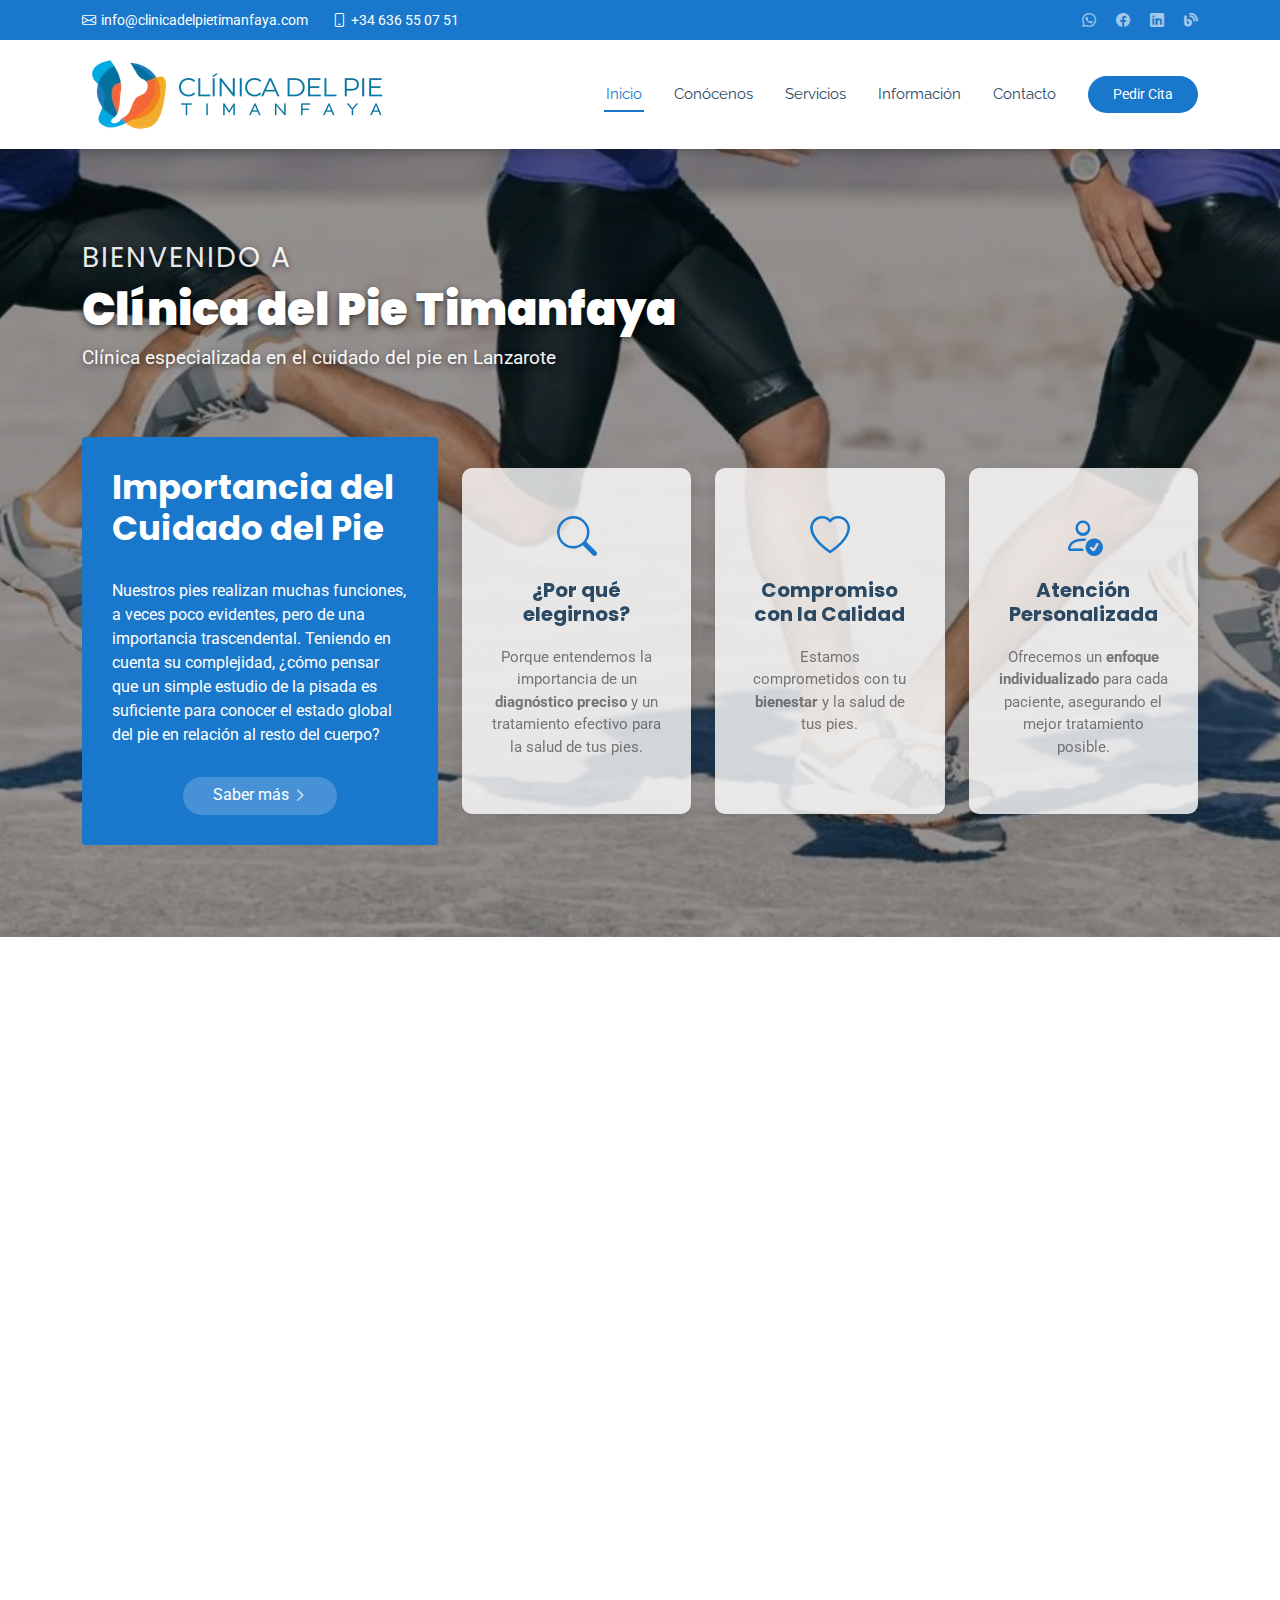
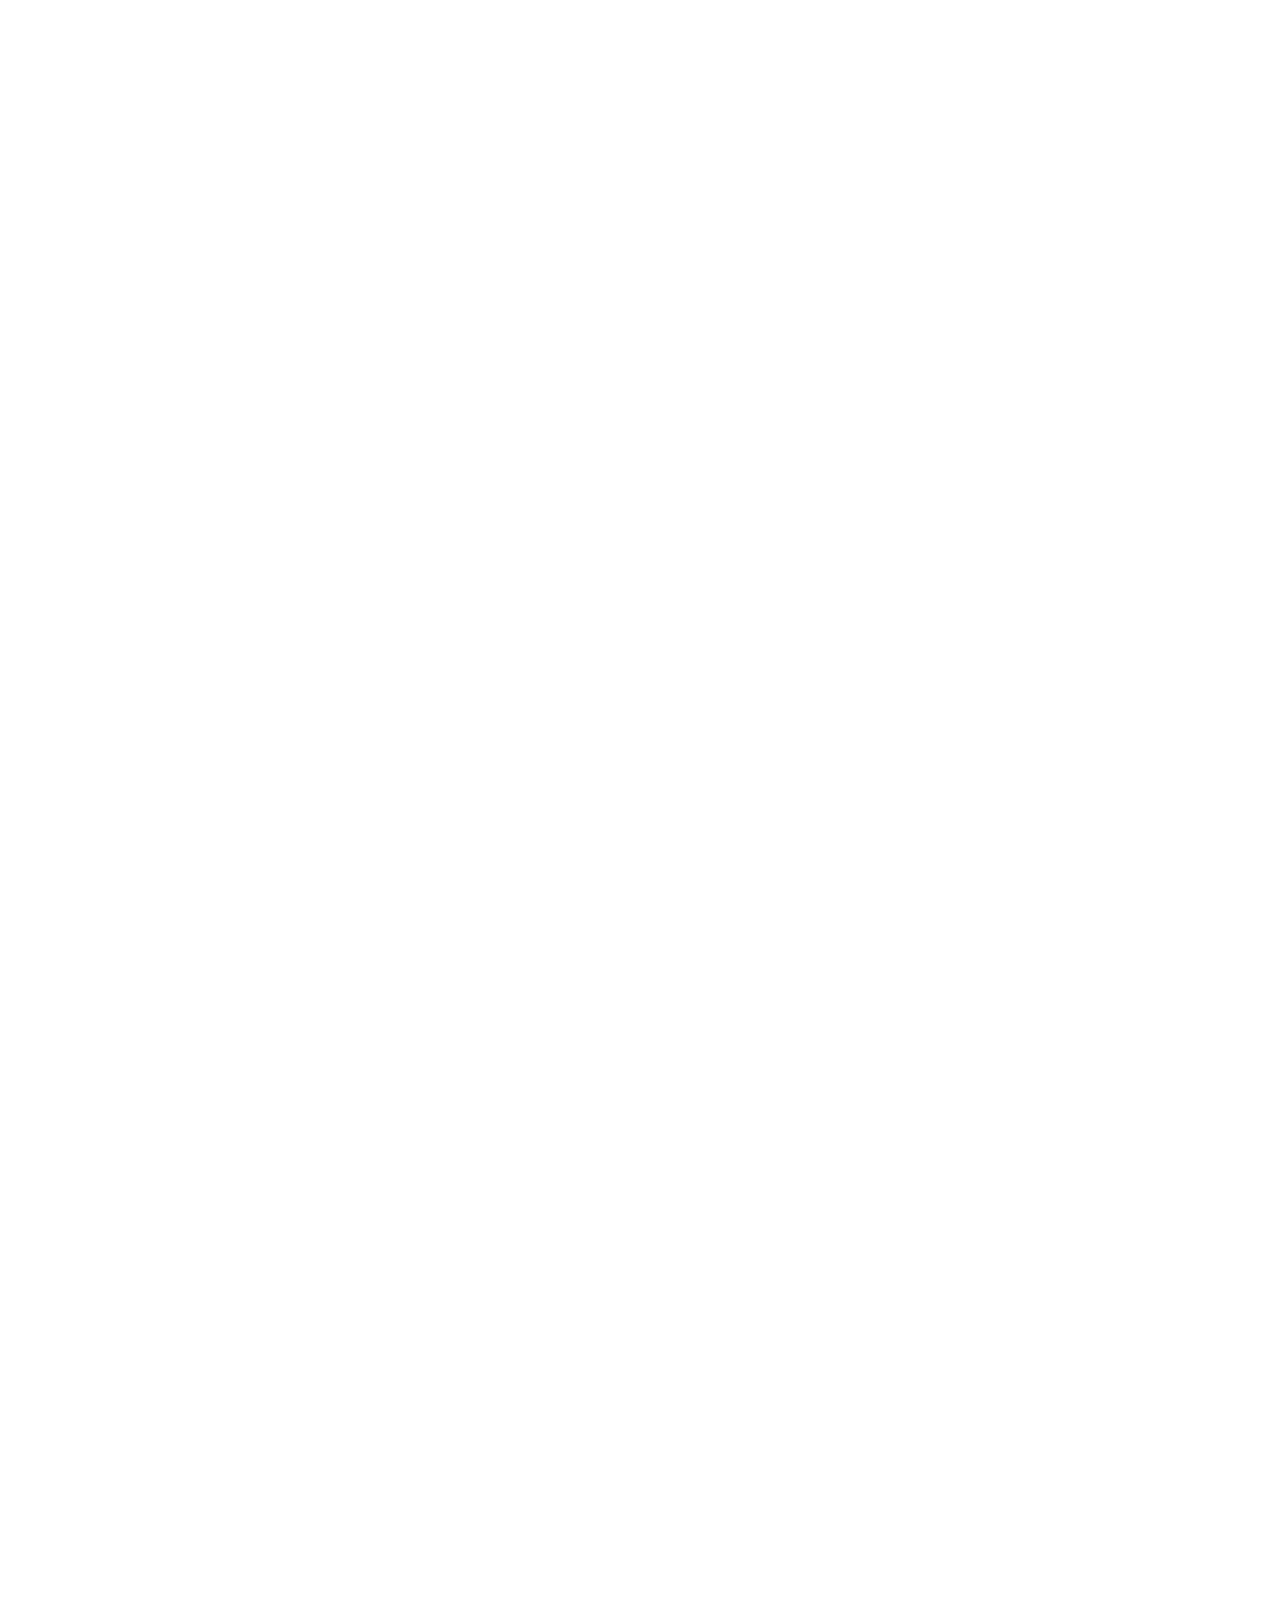
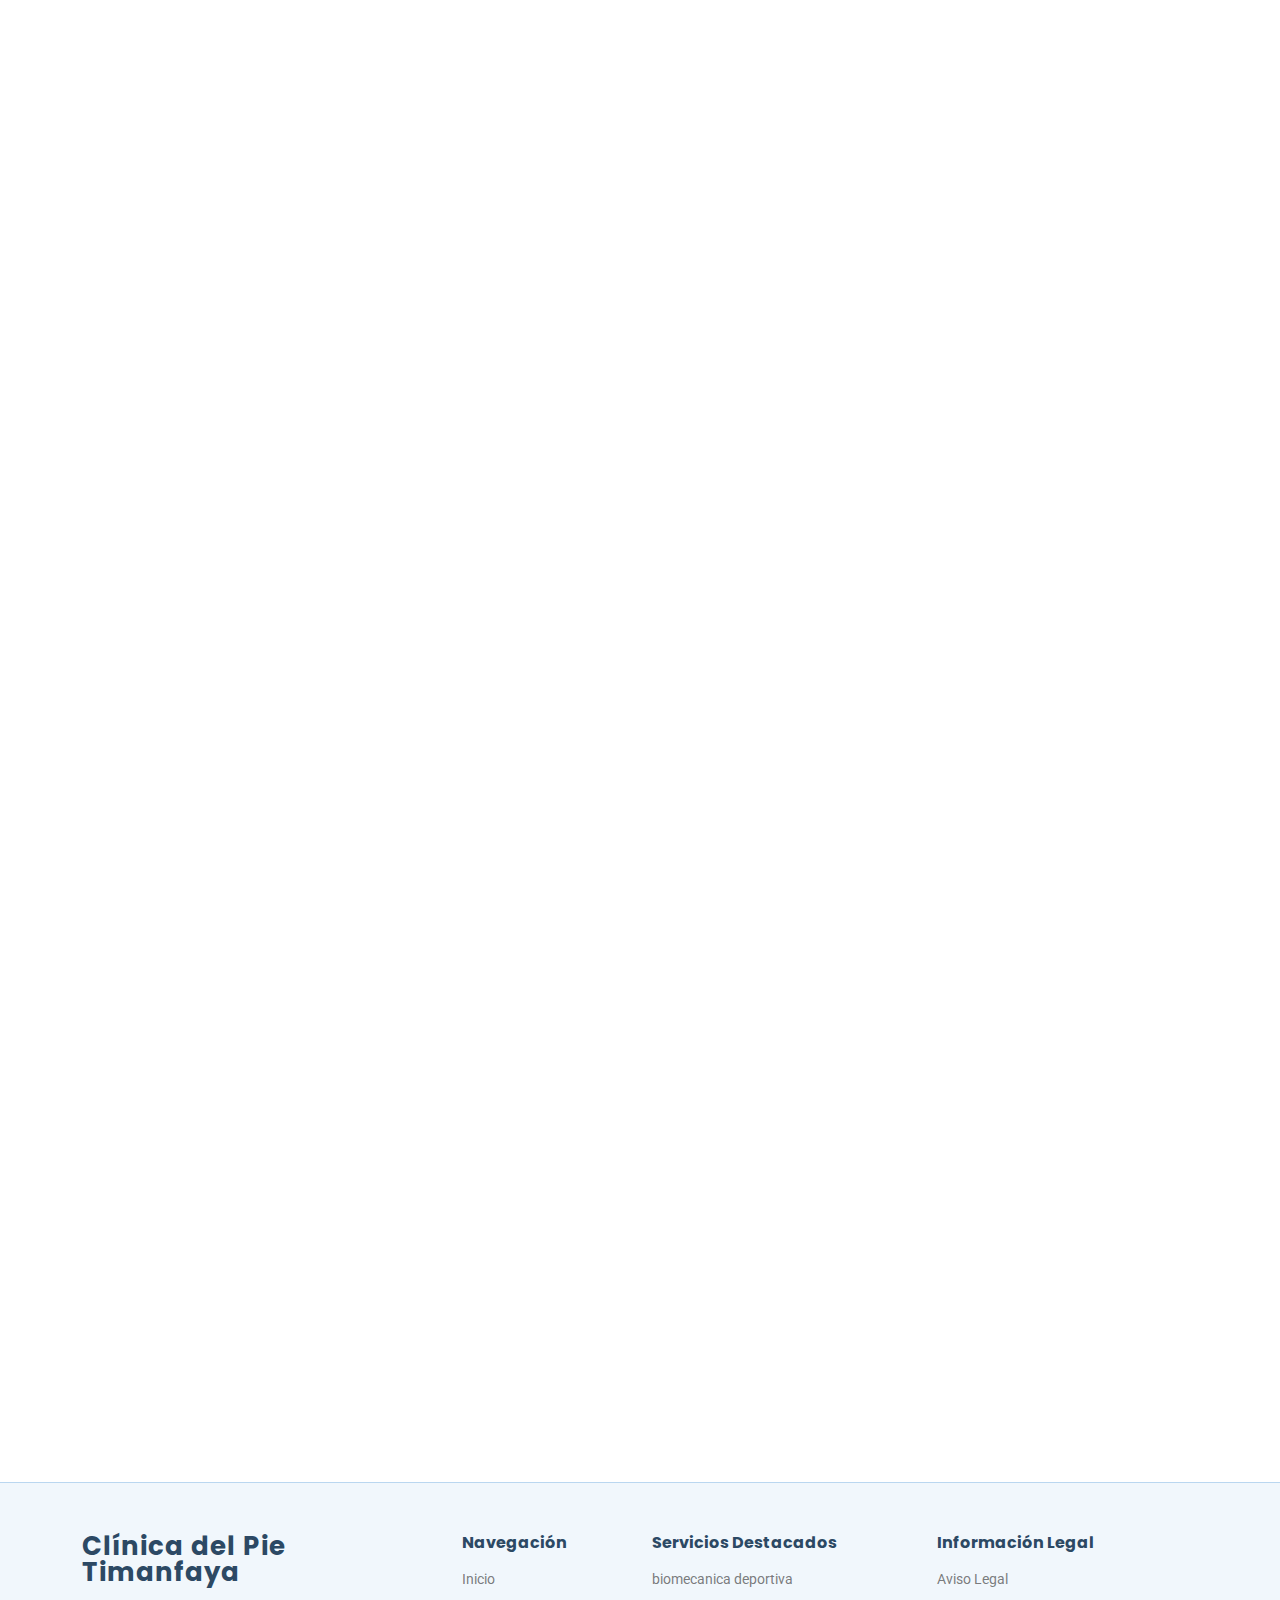
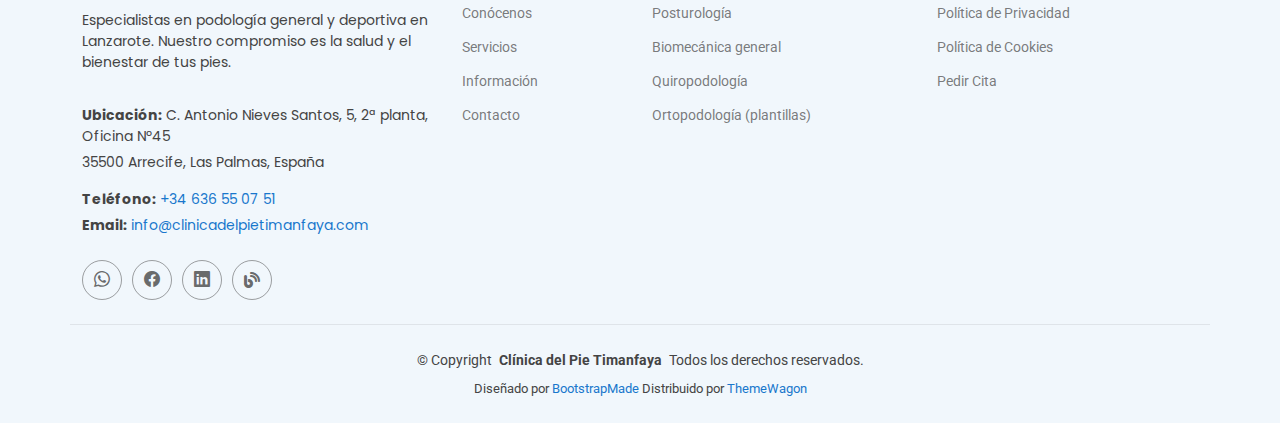
<file: index.html>
<!DOCTYPE html>
<html lang="es">

<head>
  <meta charset="utf-8">
  <meta content="width=device-width, initial-scale=1.0" name="viewport">
  <title>Clínica del Pie Timanfaya</title>
  <meta name="description" content="">
  <meta name="keywords" content="">

  <!-- Favicons -->
  <link href="assets/img/favicon.png" rel="icon">
  <link href="assets/img/apple-touch-icon.png" rel="apple-touch-icon">

  <!-- Font Awesome CDN -->
  <link rel="stylesheet" href="https://cdnjs.cloudflare.com/ajax/libs/font-awesome/6.5.2/css/all.min.css" integrity="sha512-SnH5WK+bZxgPHs44uWIX+LLMD/CD+QzKSS7d44Fk3g02s+3QeIQLr4wUuS8G2G/D2vT0Ue43s5D+1o62/yQ==" crossorigin="anonymous" referrerpolicy="no-referrer" />

  <!-- Fonts -->
  <link href="https://fonts.googleapis.com" rel="preconnect">
  <link href="https://fonts.gstatic.com" rel="preconnect" crossorigin>
  <link href="https://fonts.googleapis.com/css2?family=Roboto:ital,wght@0,100;0,300;0,400;0,500;0,700;0,900;1,100;1,300;1,400;1,500;1,700;1,900&family=Poppins:ital,wght@0,100;0,200;0,300;0,400;0,500;0,600;0,700;0,800;0,900;1,100;1,200;1,300;1,400;1,500;1,600;1,700;1,800;1,900&family=Raleway:ital,wght@0,100;0,200;0,300;0,400;0,500;0,600;0,700;0,800;0,900;1,100;1,200;1,300;1,400;1,500;1,600;1,700;1,800;1,900&display=swap" rel="stylesheet">

  <!-- Vendor CSS Files -->
  <link href="assets/vendor/bootstrap/css/bootstrap.min.css" rel="stylesheet">
  <link href="assets/vendor/bootstrap-icons/bootstrap-icons.css" rel="stylesheet">
  <link href="assets/vendor/aos/aos.css" rel="stylesheet">
  <link href="assets/vendor/fontawesome-free/css/all.min.css" rel="stylesheet">
  <link href="assets/vendor/glightbox/css/glightbox.min.css" rel="stylesheet">
  <link href="assets/vendor/swiper/swiper-bundle.min.css" rel="stylesheet">

  <!-- Main CSS File -->
  <link href="assets/css/main.css" rel="stylesheet">
  <!-- =======================================================
  * Template Name: Medilab
  * Template URL: https://bootstrapmade.com/medilab-free-medical-bootstrap-theme/
  * Updated: Aug 07 2024 with Bootstrap v5.3.3
  * Author: BootstrapMade.com
  * License: https://bootstrapmade.com/license/
  ======================================================== -->
</head>

<body class="index-page">

<!-- ==================================== HEADER ==================================== -->

  <header id="header" class="header sticky-top">

    <div class="topbar d-flex align-items-center">
      <div class="container d-flex justify-content-center justify-content-md-between">
        <div class="contact-info d-flex align-items-center">
          <i class="bi bi-envelope d-flex align-items-center"><a href="mailto:info@clinicadelpietimanfaya.com" target="_blank">info@clinicadelpietimanfaya.com</a></i>
          
          <i class="bi bi-phone d-flex align-items-center ms-4"><a href="tel:+34636550751" target="_blank">+34 636 55 07 51</a></i>
        </div>
        <div class="social-links d-none d-md-flex align-items-center">
          <a href="https://wa.me/34636550751?text=Hola%20me%20interesa%20más%20información" class="whatsapp" target="_blank"><i class="bi bi-whatsapp"></i></a>
          <a href="https://facebook.com/?fbid=502780081853817&set=a.502780038520488" class="facebook" target="_blank"><i class="bi bi-facebook"></i></a>
          <a href="https://www.linkedin.com/company/cl-nica-del-pie-timanfaya/" class="linkedin" target="_blank"><i class="bi bi-linkedin"></i></a>
          <a href="http://podologolanzarote.blogspot.com/" class="blog" target="_blank">
              <i class="fa-solid fa-blog"></i> 
          </a>
        </div>
      </div>
    </div>
    <div class="branding d-flex align-items-center">

      <div class="container position-relative d-flex align-items-center justify-content-between">
        <a href="#hero" class="logo d-flex align-items-center me-auto">
        <img src="assets/img/logo.png" alt="Clínica del Pie Timanfaya Logo" class="img-fluid" style="max-height: 100%;">
      </a>

        <nav id="navmenu" class="navmenu">
          <ul>
            <li><a href="#hero" class="active">Inicio</a></li>
            <li><a href="#about">Conócenos</a></li>
            <li><a href="#services">Servicios</a></li>
            <li><a href="#information">Información</a></li>
            <li><a href="#contact">Contacto</a></li>
            </ul>
          <i class="mobile-nav-toggle d-xl-none bi bi-list"></i>
        </nav>

        <a class="cta-btn d-none d-sm-block" href="#contact">Pedir Cita</a>

      </div>

    </div>

  </header>

<!-- ==================================== /HEADER ==================================== -->
<!-- ==================================== MAIN ==================================== -->

  <main class="main">

<!-- ==================================== HERO ==================================== -->

  <section id="hero" class="hero section light-background">

    <div class="hero-slideshow">
      <img src="assets/img/imagen-carrusel-1.jpg" alt="Fondo 1" class="active">
      <img src="assets/img/imagen-carrusel-2.jpg" alt="Fondo 2">
      <img src="assets/img/imagen-carrusel-3.jpg" alt="Fondo 3">
      <img src="assets/img/imagen-carrusel-4.jpg" alt="Fondo 4">
    </div>

    <div class="container position-relative">

      <div class="welcome position-relative" data-aos="fade-down" data-aos-delay="100">
        <h3>BIENVENIDO A</h3>
        <h1 class="sitename"><strong>Clínica del Pie Timanfaya</strong></h1>
        <p>Clínica especializada en el cuidado del pie en Lanzarote</p>
      </div>
      <div class="content row gy-4">
        <div class="col-lg-4 d-flex align-items-stretch">
          <div class="why-box" data-aos="zoom-out" data-aos-delay="200">
            <h3>Importancia del Cuidado del Pie</h3>
            <p>
              Nuestros pies realizan muchas funciones, a veces poco evidentes, pero de una importancia trascendental. Teniendo en cuenta su complejidad, ¿cómo pensar que un simple estudio de la pisada es suficiente para conocer el estado global del pie en relación al resto del cuerpo?
            </p>
            <div class="text-center">
              <a href="#services" class="more-btn"><span>Saber más</span> <i class="bi bi-chevron-right"></i></a>
            </div>
          </div>
        </div>
        <div class="col-lg-8 d-flex align-items-stretch">
          <div class="d-flex flex-column justify-content-center">
            <div class="row gy-4">

              <div class="col-xl-4 d-flex align-items-stretch">
                <div class="icon-box" data-aos="zoom-out" data-aos-delay="300">
                  <i class="bi bi-search"></i>
                  <h4>¿Por qué elegirnos?</h4>
                  <p>Porque entendemos la importancia de un <strong>diagnóstico preciso</strong> y un tratamiento efectivo para la salud de tus pies.</p>
                </div>
              </div><div class="col-xl-4 d-flex align-items-stretch">
                <div class="icon-box" data-aos="zoom-out" data-aos-delay="400">
                  <i class="bi bi-heart"></i>
                  <h4>Compromiso con la Calidad</h4>
                  <p>Estamos comprometidos con tu <strong>bienestar</strong> y la salud de tus pies.</p>
                </div>
              </div>
              <div class="col-xl-4 d-flex align-items-stretch">
                <div class="icon-box" data-aos="zoom-out" data-aos-delay="500">
                  <i class="bi bi-person-check"></i>
                  <h4>Atención Personalizada</h4>
                  <p>Ofrecemos un <strong>enfoque individualizado</strong> para cada paciente, asegurando el mejor tratamiento posible.</p>
                </div>
              </div>
            </div>
          </div>
        </div>
      </div>
    </div>

  </section>

<!-- ==================================== /HERO ==================================== -->

<!-- ==================================== SOBRE NOSOTROS ==================================== -->

    <section id="about" class="about section">

      <div class="container">

        <div class="row gy-4 gx-5">

          <div class="col-lg-6 position-relative align-self-start" data-aos="fade-up" data-aos-delay="200">
            <img src="assets/img/about.jpg" class="img-fluid" alt="">
            <a href="https://www.youtube.com/watch?v=-Pl_auox4j8" class="glightbox pulsating-play-btn"></a>
          </div>

          <div class="col-lg-6 content" data-aos="fade-up" data-aos-delay="100">
            <h3>Quiénes somos</h3>
            <p>
              Somos una clínica especializada en el cuidado del pie en Lanzarote, dedicada a proporcionar atención médica de alta calidad y soluciones personalizadas para tus necesidades podológicas.
            </p>
            <ul>
              <li>
                <i class="fa-solid fa-vial-circle-check"></i>
                <div>
                  <h5>Compromiso con la Calidad</h5>
                  <p>Estamos comprometidos con tu bienestar y la salud de tus pies.</p>
                </div>
              </li>
              <li>
                <i class="fa-solid fa-pump-medical"></i>
                <div>
                  <h5>Atención Personalizada</h5>
                  <p>Ofrecemos un enfoque individualizado para cada paciente, asegurando el mejor tratamiento posible.</p>
                </div>
              </li>
              <li>
                <i class="fa-solid fa-heart-circle-xmark"></i>
                <div>
                  <h5>Enfoque Integral</h5>
                  <p>Abordamos cada caso de manera holística, considerando todos los aspectos de la salud del pie.</p>
                </div>
              </li>
            </ul>
          </div>

        </div>

      </div>

    </section>

<!-- ==================================== /SOBRE NOSOTROS ==================================== -->

<!-- ==================================== SERVICIOS ==================================== -->

    <section id="services" class="services section">

      <div class="container section-title" data-aos="fade-up">
        <h2>Servicios</h2>
        <p>Conoce los tratamientos y servicios especializados que ofrecemos para el cuidado integral de tus pies y tu salud postural.</p>
      </div>
      
      <div class="container">

        <div class="row gy-4 justify-content-center">

          <div class="col-lg-4 col-md-6" data-aos="fade-up" data-aos-delay="100">
            <div class="service-item position-relative">
              <div class="icon-box-img">
                <a href="#" data-bs-toggle="modal" data-bs-target="#biomecanicaModal">
                  <img src="assets/img/services/biomecanica-deportiva.jpg" alt="Biomecánica deportiva" class="img-fluid">
                </a>
              </div>
              <a href="#" class="stretched-link" data-bs-toggle="modal" data-bs-target="#biomecanicaModal">
                <h3>Biomecánica deportiva</h3>
              </a>
            </div>

            <div class="modal fade" id="biomecanicaModal" tabindex="-1" aria-labelledby="biomecanicaModalLabel" aria-hidden="true">
              <div class="modal-dialog modal-xl modal-dialog-centered modal-dialog-scrollable">
                <div class="modal-content">
                  
                  <div class="modal-header">
                    <h5 class="modal-title" id="biomecanicaModalLabel">ESTUDIO DEPORTIVO BIOMECÁNICO-POSTURAL</h5>
                    <button type="button" class="btn-close" data-bs-dismiss="modal" aria-label="Close"></button>
                  </div>
                  
                  <div class="modal-body">
                    <p class="fst-italic">
                      Nuestro estudio **DEPORTIVO BIOMECÁNICO-POSTURAL** incluye:
                    </p>
                    
                    <ul class="list-group list-group-flush mb-4">
                      <li class="list-group-item">
                        <i class="bi bi-check-circle-fill text-success me-2"></i>
                        **Análisis postural.** Nos permite conocer el punto de partida de nuestro movimiento deportivo.
                      </li>
                      <li class="list-group-item">
                        <i class="bi bi-check-circle-fill text-success me-2"></i>
                        **Exploración mecánica articular** de la extremidad inferior.
                      </li>
                      <li class="list-group-item">
                        <i class="bi bi-check-circle-fill text-success me-2"></i>
                        **Valoración sobre plataforma digital informatizada** del apoyo plantar tanto en posición estática como en dinámica (estudio de la pisada) y **valoración posturográfica.**
                      </li>
                      <li class="list-group-item">
                        <i class="bi bi-check-circle-fill text-success me-2"></i>
                        **Grabación en vídeo de alta velocidad** sobre cinta de correr para la valoración del gesto de carrera y su posterior análisis con la última tecnología en procesamiento de imágenes digitales.
                      </li>
                    </ul>

                    <hr>

                    <p>
                      El pie es la **base de sustentación de todo el cuerpo humano** y punto crítico para el desarrollo de un movimiento armonioso y saludable. Cualquier anomalía en la forma y/o función del pie será determinante para la aparición de patología dolorosa al caminar y más aún ante las exigencias mecánicas de la práctica deportiva.
                    </p>

                    <p class="alert alert-warning">
                      Unos pies sanos no nos protegen al 100% de padecer lesiones deportivas, pero unos **pies con alguna alteración biomecánica sí nos aseguran sufrir la interrupción de nuestra actividad física** a causa de las lesiones. Numerosas patologías deportivas tienen su origen en un mal funcionamiento del pie: patología de tobillo, rodilla, cadera, columna vertebral, lesiones musculares, tendinitis, bursitis, etc.
                    </p>
                    
                    <p>
                      Hace no muchos años el acceso a un estudio biomecánico específico para el deporte era un privilegio a la altura de unos pocos. Hoy, la creciente preocupación por el bienestar físico y el rendimiento deportivo, el desarrollo tecnológico en el terreno del estudio y diagnóstico del movimiento y un número cada vez mayor de practicantes de deporte (aficionado, semiprofesional y profesional) han popularizado este tipo de servicios.
                    </p>

                    <p>
                      En **Clínica del Pie Timanfaya** ponemos a disposición de todos los deportistas un estudio específico para conocer en detalle el estado biomecánico y funcional del pie, enfocado al deporte practicado y el nivel del deportista. Como valor añadido, complementamos el riguroso estudio mecánico, con un estudio postural que nos permite obtener una visión de conjunto de todo el cuerpo, para integrar el pie como parte de un todo indisoluble.
                    </p>

                  </div>
                  
                  <div class="modal-footer justify-content-between">
                    <button type="button" class="btn btn-secondary" data-bs-dismiss="modal">Cerrar</button>
                    <a href="#contact" class="btn btn-primary" data-bs-dismiss="modal">Solicitar Cita</a>
                  </div>
                </div>
              </div>
            </div>
            </div><div class="col-lg-4 col-md-6" data-aos="fade-up" data-aos-delay="200">
            <div class="service-item position-relative">
              <div class="icon-box-img">
                <a href="#" data-bs-toggle="modal" data-bs-target="#posturologiaModal">
                  <img src="assets/img/services/posturologia.jpg" alt="Posturología" class="img-fluid">
                </a>
              </div>
              <a href="#" class="stretched-link" data-bs-toggle="modal" data-bs-target="#posturologiaModal">
                <h3>Posturología</h3>
              </a>
            </div>

            <div class="modal fade" id="posturologiaModal" tabindex="-1" aria-labelledby="posturologiaModalLabel" aria-hidden="true">
              <div class="modal-dialog modal-xl modal-dialog-centered modal-dialog-scrollable">
                <div class="modal-content">
                  
                  <div class="modal-header">
                    <h5 class="modal-title" id="posturologiaModalLabel">ESTUDIO POSTUROLÓGICO INTEGRAL</h5>
                    <button type="button" class="btn-close" data-bs-dismiss="modal" aria-label="Close"></button>
                  </div>
                  
                  <div class="modal-body">
                    <p class="fst-italic">
                      La **posturología** es una nueva disciplina médica que surge por la necesidad de integrar el estudio y tratamiento de los diferentes entradas y salidas que configuran el **sistema postural fino**, el cual permite la posición estática erguida.
                    </p>
                    
                    <hr>

                    <p>
                      Todo movimiento parte de una postura estática. Y si ésta se encuentra alterada, el movimiento que surgirá de ella estará, en consecuencia, alterado también.
                    </p>
                    
                    <p>
                      Se hace por tanto imprescindible para entender y analizar el movimiento de una persona, ya sea caminando o en carrera, conocer previamente la situación de partida del individuo, es decir, su postura.
                    </p>

                    <h6 class="mt-4 mb-3">Numerosas patologías están relacionadas con alteraciones del sistema postural fino:</h6>
                    <div class="row mb-4">
                        <div class="col-md-6">
                            <ul class="list-group list-group-flush">
                                <li class="list-group-item"><i class="bi bi-arrow-right-short text-primary me-2"></i>Cervicalgias</li>
                                <li class="list-group-item"><i class="bi bi-arrow-right-short text-primary me-2"></i>Lumbalgias</li>
                                <li class="list-group-item"><i class="bi bi-arrow-right-short text-primary me-2"></i>Mareos</li>
                            </ul>
                        </div>
                        <div class="col-md-6">
                            <ul class="list-group list-group-flush">
                                <li class="list-group-item"><i class="bi bi-arrow-right-short text-primary me-2"></i>Sensación de inestabilidad</li>
                                <li class="list-group-item"><i class="bi bi-arrow-right-short text-primary me-2"></i>Dificultad para permanecer en posición estática</li>
                                <li class="list-group-item"><i class="bi bi-arrow-right-short text-primary me-2"></i>Dolor de pies</li>
                            </ul>
                        </div>
                    </div>

                    <p class="alert alert-warning">
                      Sin embargo dichas patologías pueden dar **resultados normales ante una exploración médica convencional** que no integre al ser humano como un sistema interconectado en el cual las partes influyen en el todo y el todo en las partes que lo conforman.
                    </p>
                    
                    <h6 class="mt-4 mb-3">El estudio posturológico realizado en nuestro centro incluye:</h6>
                    <ul class="list-group list-group-flush mb-4">
                        <li class="list-group-item">
                            <i class="bi bi-check-circle-fill text-success me-2"></i>
                            **Análisis morfoestático** en los 3 planos del espacio.
                        </li>
                        <li class="list-group-item">
                            <i class="bi bi-check-circle-fill text-success me-2"></i>
                            **Test y estudio específico** de los diferentes captores y moduladores posturales (ojos, boca, pies , propiocepción…..)
                        </li>
                        <li class="list-group-item">
                            <i class="bi bi-check-circle-fill text-success me-2"></i>
                            **Valoración postural** sobre plataforma digital informatizada.
                        </li>
                    </ul>

                  </div>
                  
                  <div class="modal-footer justify-content-between">
                    <button type="button" class="btn btn-secondary" data-bs-dismiss="modal">Cerrar</button>
                    <a href="#contact" class="btn btn-primary" data-bs-dismiss="modal">Solicitar Cita</a>
                  </div>
                </div>
              </div>
            </div>
            </div><div class="col-lg-4 col-md-6" data-aos="fade-up" data-aos-delay="300">
            <div class="service-item position-relative">
              <div class="icon-box-img">
                <a href="#" data-bs-toggle="modal" data-bs-target="#biomecanicaGeneralModal">
                  <img src="assets/img/services/biomecanica-general.jpg" alt="Biomecánica general" class="img-fluid">
                </a>
              </div>
              <a href="#" class="stretched-link" data-bs-toggle="modal" data-bs-target="#biomecanicaGeneralModal">
                <h3>Biomecánica general</h3>
              </a>
            </div>

            <div class="modal fade" id="biomecanicaGeneralModal" tabindex="-1" aria-labelledby="biomecanicaGeneralModalLabel" aria-hidden="true">
              <div class="modal-dialog modal-xl modal-dialog-centered modal-dialog-scrollable">
                <div class="modal-content">
                  
                  <div class="modal-header">
                    <h5 class="modal-title" id="biomecanicaGeneralModalLabel">ESTUDIO BIOMECÁNICO GENERAL</h5>
                    <button type="button" class="btn-close" data-bs-dismiss="modal" aria-label="Close"></button>
                  </div>
                  
                  <div class="modal-body">
                    <p class="fst-italic">
                      Una **valoración biomecánica del pie** es mucho más que un simple estudio de la pisada.
                    </p>
                    
                    <p>
                      El gesto dinámico de pisar en el suelo es tan sólo una parte de nuestro estudio. Se integra dentro de un protocolo mucho más exhaustivo que incluye:
                    </p>
                    
                    <ul class="list-group list-group-flush mb-4">
                      <li class="list-group-item">
                        <i class="bi bi-check-circle-fill text-success me-2"></i>
                        **Valoración estática en bipedestación**
                      </li>
                      <li class="list-group-item">
                        <i class="bi bi-check-circle-fill text-success me-2"></i>
                        **Análisis articular** de la extremidad inferior
                      </li>
                      <li class="list-group-item">
                        <i class="bi bi-check-circle-fill text-success me-2"></i>
                        **Integración de todo ello en la realidad postural de la persona.**
                      </li>
                    </ul>

                    <hr>

                    <p>
                      Con todos los datos obtenidos de este profundo estudio, podemos ofrecer al paciente una explicación clara y accesible de su caso para que pueda **entender sin artificios la realidad de su situación** y qué tratamientos son los más convenientes en cada caso de forma personalizada.
                    </p>
                    
                  </div>
                  
                  <div class="modal-footer justify-content-between">
                    <button type="button" class="btn btn-secondary" data-bs-dismiss="modal">Cerrar</button>
                    <a href="#contact" class="btn btn-primary" data-bs-dismiss="modal">Solicitar Cita</a>
                  </div>
                </div>
              </div>
            </div>
            </div><div class="col-lg-4 col-md-6" data-aos="fade-up" data-aos-delay="400">
            <div class="service-item position-relative">
              <div class="icon-box-img">
                <a href="#" data-bs-toggle="modal" data-bs-target="#quiropodologiaModal">
                  <img src="assets/img/services/quiropodologia.jpg" alt="Quiropodología" class="img-fluid">
                </a>
              </div>
              <a href="#" class="stretched-link" data-bs-toggle="modal" data-bs-target="#quiropodologiaModal">
                <h3>Quiropodología</h3>
              </a>
            </div>

            <div class="modal fade" id="quiropodologiaModal" tabindex="-1" aria-labelledby="quiropodologiaModalLabel" aria-hidden="true">
              <div class="modal-dialog modal-xl modal-dialog-centered modal-dialog-scrollable">
                <div class="modal-content">
                  
                  <div class="modal-header">
                    <h5 class="modal-title" id="quiropodologiaModalLabel">QUIROPODOLOGÍA: Cuidado integral del pie</h5>
                    <button type="button" class="btn-close" data-bs-dismiss="modal" aria-label="Close"></button>
                  </div>
                  
                  <div class="modal-body">
                    <p class="fst-italic">
                      Nuestro **servicio de quiropodología** incluye el tratamiento de todas las patologías relacionadas con la piel y las uñas. Contamos con **la más moderna dotación de equipamiento** y con las máximas condiciones de higiene y esterilización.
                    </p>
                    
                    <p>
                      Además, nuestra dilatada experiencia en atención especializada a pacientes diabéticos, geriátricos y pediátricos, nos capacita para dar solución a los pies más delicados.
                    </p>

                    <h6 class="mt-4 mb-3">Este tratamiento incluye:</h6>
                    <div class="row">
                      <div class="col-lg-6">
                        <ul class="list-group list-group-flush mb-4">
                          <li class="list-group-item d-flex align-items-start">
                            <i class="bi bi-check-circle-fill text-success me-2 mt-1"></i>
                            Tratamiento de enfermedades de las uñas: infecciones por hongos, uñas encarnadas, uñas engrosadas, uñas deformadas y hematomas subungueales.
                          </li>
                          <li class="list-group-item">
                            <i class="bi bi-check-circle-fill text-success me-2"></i>
                            Eliminación de **papilomas** sin dolor
                          </li>
                          <li class="list-group-item">
                            <i class="bi bi-check-circle-fill text-success me-2"></i>
                            Eliminación de **callos y durezas**
                          </li>
                        </ul>
                      </div>
                      <div class="col-lg-6">
                        <h6 class="mb-2">Otros problemas dermatológicos:</h6>
                        <ul class="list-group list-group-flush mb-4">
                          <li class="list-group-item"><i class="bi bi-arrow-right-short text-primary me-2"></i>Pie de Atleta y otras infecciones</li>
                          <li class="list-group-item"><i class="bi bi-arrow-right-short text-primary me-2"></i>Sudoración excesiva y Grietas</li>
                          <li class="list-group-item"><i class="bi bi-arrow-right-short text-primary me-2"></i>Deshidratación cutánea, Psoriasis, Eczemas y dermatitis</li>
                          <li class="list-group-item"><i class="bi bi-arrow-right-short text-primary me-2"></i>Ampollas y heridas</li>
                          <li class="list-group-item"><i class="bi bi-arrow-right-short text-primary me-2"></i>Pie diabético (úlceras y heridas)</li>
                        </ul>
                      </div>
                    </div>

                  </div>
                  
                  <div class="modal-footer justify-content-between">
                    <button type="button" class="btn btn-secondary" data-bs-dismiss="modal">Cerrar</button>
                    <a href="#contact" class="btn btn-primary" data-bs-dismiss="modal">Solicitar Cita</a>
                  </div>
                </div>
              </div>
            </div>
            </div><div class="col-lg-4 col-md-6" data-aos="fade-up" data-aos-delay="500">
            <div class="service-item position-relative">
              <div class="icon-box-img">
                <a href="#" data-bs-toggle="modal" data-bs-target="#ortopodologiaModal">
                  <img src="assets/img/services/ortopodologia.jpg" alt="Ortopodología (plantillas)" class="img-fluid">
                </a>
              </div>
              <a href="#" class="stretched-link" data-bs-toggle="modal" data-bs-target="#ortopodologiaModal">
                <h3>Ortopodología (plantillas)</h3>
              </a>
            </div>

            <div class="modal fade" id="ortopodologiaModal" tabindex="-1" aria-labelledby="ortopodologiaModalLabel" aria-hidden="true">
              <div class="modal-dialog modal-xl modal-dialog-centered modal-dialog-scrollable">
                <div class="modal-content">
                  
                  <div class="modal-header">
                    <h5 class="modal-title" id="ortopodologiaModalLabel">ORTOPODOLOGÍA Y PLANTILLAS PERSONALIZADAS</h5>
                    <button type="button" class="btn-close" data-bs-dismiss="modal" aria-label="Close"></button>
                  </div>
                  
                  <div class="modal-body">
                    <p class="fst-italic">
                      Una vez analizado en profundidad cada caso y emitido un diagnóstico nos encontramos ante la **fase tarapéutica**.
                    </p>
                    
                    <p>
                      En Clínica del Pie Timanfaya ofrecemos los **tratamientos ortopédicos y posturales más avanzados y 100% personalizados** tanto en el campo de la biomecánica como en el de la posturología.
                    </p>

                    <p>
                      Nuestro sistema de **adaptación en directo de plantillas y el uso de los mejores materiales del mercado** aseguran una adaptación anatómicamente perfecta y unos resultados inmejorables tanto en **adultos como en niños** ya sean o no deportistas.
                    </p>
                    
                    <p>
                      Estamos especializados en realizar plantillas personalizadas que ofrecen una respuesta más adaptada al diagnóstico y un mejor seguimiento terapéutico.
                    </p>

                    <h6 class="mt-4 mb-3">Algunas características de las plantillas que usamos:</h6>
                    <ul class="list-group list-group-flush mb-4">
                      <li class="list-group-item">
                        <i class="bi bi-check-circle-fill text-success me-2"></i>
                        **Adaptación directa sobre el pie:** La plantilla es 100% anatómicamente adaptada a cada caso.
                      </li>
                      <li class="list-group-item">
                        <i class="bi bi-check-circle-fill text-success me-2"></i>
                        **Ligereza y finura:** El reducido peso y grosor de nuestros tratamientos permiten su uso con calzado poco voluminoso.
                      </li>
                      <li class="list-group-item">
                        <i class="bi bi-check-circle-fill text-success me-2"></i>
                        **Durabilidad:** Sus propiedades biomecánicas y extero-propioceptivas se conservan por más tiempo.
                      </li>
                      <li class="list-group-item">
                        <i class="bi bi-check-circle-fill text-success me-2"></i>
                        **Certificación:** Investigadores de la biomecánica validan la calidad de los materiales.
                      </li>
                    </ul>
                    
                    <p class="alert alert-info">
                      La tranquilidad de saber que todo el proceso de fabricación está en manos de la persona que realiza la evaluación y el diagnóstico. De esta manera, **se reduce los errores terapéuticos a la mínima expresión**, los tiempos de entrega y resolución de contratiempos. Nuestro taller propio es pionero en procesos de fabricación y control de calidad.
                    </p>

                  </div>
                  
                  <div class="modal-footer justify-content-between">
                    <button type="button" class="btn btn-secondary" data-bs-dismiss="modal">Cerrar</button>
                    <a href="#contact" class="btn btn-primary" data-bs-dismiss="modal">Solicitar Cita</a>
                  </div>
                </div>
              </div>
            </div>
            </div></div>

      </div>

    </section>

<!-- ==================================== /SERVICIOS ==================================== -->

<!-- ==================================== INFORMACION ==================================== -->

    <section id="information" class="departments section">

      <div class="container section-title" data-aos="fade-up">
        <h2>Información de Interés</h2>
        <p>Enlaces directos a temas clave de podología en la isla de Lanzarote.</p>
      </div>
      
      <div class="container" data-aos="fade-up" data-aos-delay="100">

        <div class="row">
          <div class="col-lg-3">
            <ul class="nav nav-tabs flex-column">
              <li class="nav-item">
                <a class="nav-link active show" data-bs-toggle="tab" href="#info-tab-1">Podólogo deportivo en Lanzarote</a>
              </li>
              <li class="nav-item">
                <a class="nav-link" data-bs-toggle="tab" href="#info-tab-2">Plantillas deportivas en Lanzarote</a>
              </li>
              <li class="nav-item">
                <a class="nav-link" data-bs-toggle="tab" href="#info-tab-3">Estudio de la pisada precio Lanzarote</a>
              </li>
              <li class="nav-item">
                <a class="nav-link" data-bs-toggle="tab" href="#info-tab-4">Clínica podológica en Lanzarote</a>
              </li>
              <li class="nav-item">
                <a class="nav-link" data-bs-toggle="tab" href="#info-tab-5">Estudio de la pisada en Lanzarote</a>
              </li>
              <li class="nav-item">
                <a class="nav-link" data-bs-toggle="tab" href="#info-tab-6">Plantillas ortopédicas en Lanzarote</a>
              </li>
            </ul>
          </div>

          <div class="col-lg-9 mt-4 mt-lg-0">
            <div class="tab-content">

              <div class="tab-pane active show" id="info-tab-1">
                <div class="row">
                  <div class="col-lg-8 details order-2 order-lg-1">
                    <h3>Podólogo deportivo en Lanzarote</h3>
                    <p>Si necesitas un podólogo deportivo en Lanzarote, en la <a href="#hero" class="active">Clínica del Pie Timanfaya</a> somos especialistas en el cuidado y tratamiento de los pies de deportistas. Practicar deporte de manera regular puede generar lesiones o molestias si no se corrigen desequilibrios en la pisada o no se utilizan soluciones adecuadas, como plantillas personalizadas. Nuestro objetivo es ayudarte a mejorar tu rendimiento mientras protegemos la salud de tus pies.</p>
                    <a href="podologo-deportivo.html" class="btn btn-primary mt-3">Más información</a>
                  </div>
                  <div class="col-lg-4 text-center order-1 order-lg-2">
                    <img src="assets/img/departments-1.jpg" alt="Podólogo deportivo" class="img-fluid">
                  </div>
                </div>
              </div>

              <div class="tab-pane" id="info-tab-2">
                <div class="row">
                  <div class="col-lg-8 details order-2 order-lg-1">
                    <h3>Plantillas deportivas en Lanzarote</h3>
                    <p>Si practicas deporte regularmente y estás buscando plantillas deportivas en Lanzarote, en la <a href="#hero" class="active">Clínica del Pie Timanfaya</a> somos expertos en diseñar plantillas personalizadas que mejoran tu rendimiento y previenen lesiones. Tus pies son la base de tu actividad física, y unas plantillas adecuadas pueden marcar la diferencia entre disfrutar del deporte y sufrir molestias o lesiones recurrentes.</p>
                    <a href="plantillas-deportivas.html" class="btn btn-primary mt-3">Más información</a>
                  </div>
                  <div class="col-lg-4 text-center order-1 order-lg-2">
                    <img src="assets/img/departments-2.jpg" alt="Plantillas deportivas" class="img-fluid">
                  </div>
                </div>
              </div>

              <div class="tab-pane" id="info-tab-3">
                <div class="row">
                  <div class="col-lg-8 details order-2 order-lg-1">
                    <h3>Estudio de la pisada precio Lanzarote</h3>
                    <p>¿Estás buscando los mejores servicios de estudio de la pisada a un precio asequible en Lanzarote? No te preocupes más, pues en la <a href="#hero" class="active">Clínica del Pie Timanfaya</a> nos ocupamos de todo. Nuestro principal objetivo es poder proporcionar la tranquilidad que necesitas y tanto mereces.</p>
                    <a href="precio-estudio-pisada.html" class="btn btn-primary mt-3">Más información</a>
                  </div>
                  <div class="col-lg-4 text-center order-1 order-lg-2">
                    <img src="assets/img/departments-3.jpg" alt="Estudio de la pisada precio" class="img-fluid">
                  </div>
                </div>
              </div>

              <div class="tab-pane" id="info-tab-4">
                <div class="row">
                  <div class="col-lg-8 details order-2 order-lg-1">
                    <h3>Clínica podológica en Lanzarote</h3>
                    <p>Somos una clínica podológica en Lanzarote experta en ofrecerte los mejores servicios de calidad. En la <a href="#hero" class="active">Clínica del Pie Timanfaya</a> contamos con los mejores profesionales que harán de tu visita el lugar idóneo para aliviar tus dolores y evitar lesiones.</p>
                    <a href="clinica-podologica.html" class="btn btn-primary mt-3">Más información</a>
                  </div>
                  <div class="col-lg-4 text-center order-1 order-lg-2">
                    <img src="assets/img/departments-4.jpg" alt="Clínica podológica" class="img-fluid">
                  </div>
                </div>
              </div>

              <div class="tab-pane" id="info-tab-5">
                <div class="row">
                  <div class="col-lg-8 details order-2 order-lg-1">
                    <h3>Estudio de la pisada en Lanzarote</h3>
                    <p>¿Necesitas un Estudio de la pisada en Lanzarote con los mejores expertos cualificados? ¡Ya puedes hacerlo con la <a href="#hero" class="active">Clínica del Pie Timanfaya</a>! Somos un centro podológico profesional dedicado al diagnóstico, tratamiento y prevención de todo tipo de patologías y afecciones relacionadas con los pies.</p>
                    <a href="estudio-pisada.html" class="btn btn-primary mt-3">Más información</a>
                  </div>
                  <div class="col-lg-4 text-center order-1 order-lg-2">
                    <img src="assets/img/departments-5.jpg" alt="Estudio de la pisada" class="img-fluid">
                  </div>
                </div>
              </div>

              <div class="tab-pane" id="info-tab-6">
                <div class="row">
                  <div class="col-lg-8 details order-2 order-lg-1">
                    <h3>Plantillas ortopédicas en Lanzarote</h3>
                    <p>¿Necesitas unas plantillas ortopédicas en Lanzarote? ¡Tenemos la solución perfecta adaptada a tus necesidades! En la <a href="#hero" class="active">Clínica del Pie Timanfaya</a> disponemos de la mejor selección de materiales de primera calidad. Nuestra meta principal es poder proporcionarte los mejores productos con la mejor garantía de satisfacción.</p>
                    <a href="plantillas-ortopedicas.html" class="btn btn-primary mt-3">Más información</a>
                  </div>
                  <div class="col-lg-4 text-center order-1 order-lg-2">
                    <img src="assets/img/departments-1.jpg" alt="Plantillas ortopédicas" class="img-fluid">
                  </div>
                </div>
              </div>

            </div>
          </div>
        </div>

      </div>

    </section>

<!-- ==================================== /INFORMACION ==================================== -->

<!-- ==================================== NUESTRA CLINICA ==================================== -->
    <section id="gallery" class="gallery section">

      <!-- Section Title -->
      <div class="container section-title" data-aos="fade-up">
        <h2>Conoce nuestra clínica</h2>
        <p>Galería de imágenes</p>
      </div><!-- End Section Title -->

      <div class="container-fluid" data-aos="fade-up" data-aos-delay="100">

        <div class="row g-0">

          <div class="col-lg-3 col-md-4">
            <div class="gallery-item">
              <a href="assets/img/gallery/gallery-1.jpg" class="glightbox" data-gallery="images-gallery">
                <img src="assets/img/gallery/gallery-1.jpg" alt="" class="img-fluid">
              </a>
            </div>
          </div><!-- End Gallery Item -->

          <div class="col-lg-3 col-md-4">
            <div class="gallery-item">
              <a href="assets/img/gallery/gallery-2.jpg" class="glightbox" data-gallery="images-gallery">
                <img src="assets/img/gallery/gallery-2.jpg" alt="" class="img-fluid">
              </a>
            </div>
          </div><!-- End Gallery Item -->

          <div class="col-lg-3 col-md-4">
            <div class="gallery-item">
              <a href="assets/img/gallery/gallery-3.jpg" class="glightbox" data-gallery="images-gallery">
                <img src="assets/img/gallery/gallery-3.jpg" alt="" class="img-fluid">
              </a>
            </div>
          </div><!-- End Gallery Item -->

          <div class="col-lg-3 col-md-4">
            <div class="gallery-item">
              <a href="assets/img/gallery/gallery-4.jpg" class="glightbox" data-gallery="images-gallery">
                <img src="assets/img/gallery/gallery-4.jpg" alt="" class="img-fluid">
              </a>
            </div>
          </div><!-- End Gallery Item -->

          <div class="col-lg-3 col-md-4">
            <div class="gallery-item">
              <a href="assets/img/gallery/gallery-5.jpg" class="glightbox" data-gallery="images-gallery">
                <img src="assets/img/gallery/gallery-5.jpg" alt="" class="img-fluid">
              </a>
            </div>
          </div><!-- End Gallery Item -->

          <div class="col-lg-3 col-md-4">
            <div class="gallery-item">
              <a href="assets/img/gallery/gallery-6.jpg" class="glightbox" data-gallery="images-gallery">
                <img src="assets/img/gallery/gallery-6.jpg" alt="" class="img-fluid">
              </a>
            </div>
          </div><!-- End Gallery Item -->

          <div class="col-lg-3 col-md-4">
            <div class="gallery-item">
              <a href="assets/img/gallery/gallery-7.jpg" class="glightbox" data-gallery="images-gallery">
                <img src="assets/img/gallery/gallery-7.jpg" alt="" class="img-fluid">
              </a>
            </div>
          </div><!-- End Gallery Item -->
        </div>
      </div>
    </section>
<!-- ==================================== /GALERIA ==================================== -->

<!-- ==================================== CONTACTO ==================================== -->
    <section id="contact" class="contact section">

      <!-- Section Title -->
      <div class="container section-title" data-aos="fade-up">
        <h2>Contacto</h2>
        <p>Nuestro equipo está aquí para ayudarte. Contáctanos y te responderemos lo antes posible.</p>
      </div><!-- End Section Title -->

      <div class="mb-5" data-aos="fade-up" data-aos-delay="200">
        <iframe style="border:0; width: 100%; height: 270px;" src="https://maps.google.com/maps?q=28.96518489900673,-13.5581068010422&hl=es&z=18&output=embed" frameborder="0" allowfullscreen="" loading="lazy" referrerpolicy="no-referrer-when-downgrade"></iframe>
      </div><!-- End Google Maps -->

      <div class="container" data-aos="fade-up" data-aos-delay="100">

        <div class="row gy-4">

          <div class="col-lg-4">
            <div class="info-item d-flex" data-aos="fade-up" data-aos-delay="300">
              <i class="bi bi-geo-alt flex-shrink-0"></i>
              <div>
                <h3>Ubicación</h3>
                <a href="https://www.google.com/maps/place//data=!4m2!3m1!1s0xc462770d859fbd9:0x5f6efc425e724d1c?sa=X&ved=1t:8290&ictx=111" target="_blank">Calle Antonio Nieves Santos, 5, 2ª planta, Oficina Nº45, 35500 Arrecife, Las Palmas</a>
              </div>
            </div><!-- End Info Item -->

            <div class="info-item d-flex" data-aos="fade-up" data-aos-delay="400">
              <i class="bi bi-telephone flex-shrink-0"></i>
              <div>
                <h3>Llámanos</h3>
                <a href="tel:+34636550751" target="_blank">636 55 07 51</a>
              </div>
            </div><!-- End Info Item -->

            <div class="info-item d-flex" data-aos="fade-up" data-aos-delay="500">
              <i class="bi bi-envelope flex-shrink-0"></i>
              <div>
                <h3>Nuestro correo electrónico</h3>
                <a href="mailto:info@clinicadelpietimanfaya.com" target="_blank">info@clinicadelpietimanfaya.com</a>
              </div>
            </div><!-- End Info Item -->
          </div>
        </div>
      </div>

    </section>
<!-- ==================================== /CONTACTO ==================================== -->
  </main>

  <footer id="footer" class="footer light-background">

    <div class="container footer-top">
      <div class="row gy-4">
        
        <div class="col-lg-4 col-md-6 footer-about">
          <a href="#hero" class="logo d-flex align-items-center">
            <span class="sitename">Clínica del Pie Timanfaya</span>
          </a>
          <p class="mt-3">
            Especialistas en podología general y deportiva en Lanzarote. Nuestro compromiso es la salud y el bienestar de tus pies.
          </p>
          <div class="footer-contact pt-3">
            <p><strong>Ubicación:</strong> C. Antonio Nieves Santos, 5, 2ª planta, Oficina Nº45</p>
            <p>35500 Arrecife, Las Palmas, España</p>
            <p class="mt-3"><strong>Teléfono:</strong> <a href="tel:+34636550751" target="_blank">+34 636 55 07 51</a></p>
            <p><strong>Email:</strong> <a href="mailto:info@clinicadelpietimanfaya.com" target="_blank">info@clinicadelpietimanfaya.com</a></p>
          </div>
          <div class="social-links d-flex mt-4">
            <a href="https://wa.me/34636550751?text=Hola%20me%20interesa%20más%20información" target="_blank" title="WhatsApp"><i class="bi bi-whatsapp"></i></a>
            <a href="https://facebook.com/?fbid=502780081853817&set=a.502780038520488" target="_blank" title="Facebook"><i class="bi bi-facebook"></i></a>
            <a href="https://www.linkedin.com/company/cl-nica-del-pie-timanfaya/" target="_blank" title="LinkedIn"><i class="bi bi-linkedin"></i></a>
            <a href="http://podologolanzarote.blogspot.com/" target="_blank" title="Blog"><i class="fa-solid fa-blog"></i></a>
          </div>
        </div>

        <div class="col-lg-2 col-md-3 footer-links">
          <h4>Navegación</h4>
          <ul>
            <li><a href="#hero">Inicio</a></li>
            <li><a href="#about">Conócenos</a></li>
            <li><a href="#services">Servicios</a></li>
            <li><a href="#information">Información</a></li>
            <li><a href="#contact">Contacto</a></li>
          </ul>
        </div>

        <div class="col-lg-3 col-md-3 footer-links">
          <h4>Servicios Destacados</h4>
          <ul>
            <li><a href="#services">biomecanica deportiva</a></li>
            <li><a href="#services">Posturología</a></li>
            <li><a href="#services">Biomecánica general</a></li>
            <li><a href="#services">Quiropodología</a></li>
            <li><a href="#services">Ortopodología (plantillas)</a></li>
          </ul>
        </div>

        <div class="col-lg-3 col-md-3 footer-links">
          <h4>Información Legal</h4>
          <ul>
            <li><a href="#">Aviso Legal</a></li>
            <li><a href="#">Política de Privacidad</a></li>
            <li><a href="#">Política de Cookies</a></li>
            <li><a href="#">Pedir Cita</a></li>
          </ul>
        </div>

      </div>
    </div>

    <div class="container copyright text-center mt-4">
      <p>© <span>Copyright</span> <strong class="px-1 sitename">Clínica del Pie Timanfaya</strong> <span>Todos los derechos reservados.</span></p>
      <div class="credits">
        Diseñado por <a href="https://bootstrapmade.com/" target="_blank">BootstrapMade</a> Distribuido por <a href="https://themewagon.com" target="_blank">ThemeWagon</a>
      </div>
    </div>

  </footer>

  <!-- Scroll Top -->
  <a href="#" id="scroll-top" class="scroll-top d-flex align-items-center justify-content-center"><i class="bi bi-arrow-up-short"></i></a>

  <!-- Preloader -->
  <div id="preloader"></div>

  <script>
    document.addEventListener("DOMContentLoaded", function () {
      const slides = document.querySelectorAll("#hero .hero-slideshow img");
      let index = 0;

      function showSlide() {
        slides.forEach((slide, i) => {
          slide.classList.remove("active");
          if (i === index) slide.classList.add("active");
        });
        index = (index + 1) % slides.length;
      }

      showSlide(); // Mostrar la primera
      setInterval(showSlide, 5000); // Cambiar cada 5s
    });
  </script>


  <!-- Vendor JS Files -->
  <script src="assets/vendor/bootstrap/js/bootstrap.bundle.min.js"></script>
  <script src="assets/vendor/php-email-form/validate.js"></script>
  <script src="assets/vendor/aos/aos.js"></script>
  <script src="assets/vendor/glightbox/js/glightbox.min.js"></script>
  <script src="assets/vendor/purecounter/purecounter_vanilla.js"></script>
  <script src="assets/vendor/swiper/swiper-bundle.min.js"></script>

  <!-- Main JS File -->
  <script src="assets/js/main.js"></script>

</body>

</html>
</file>
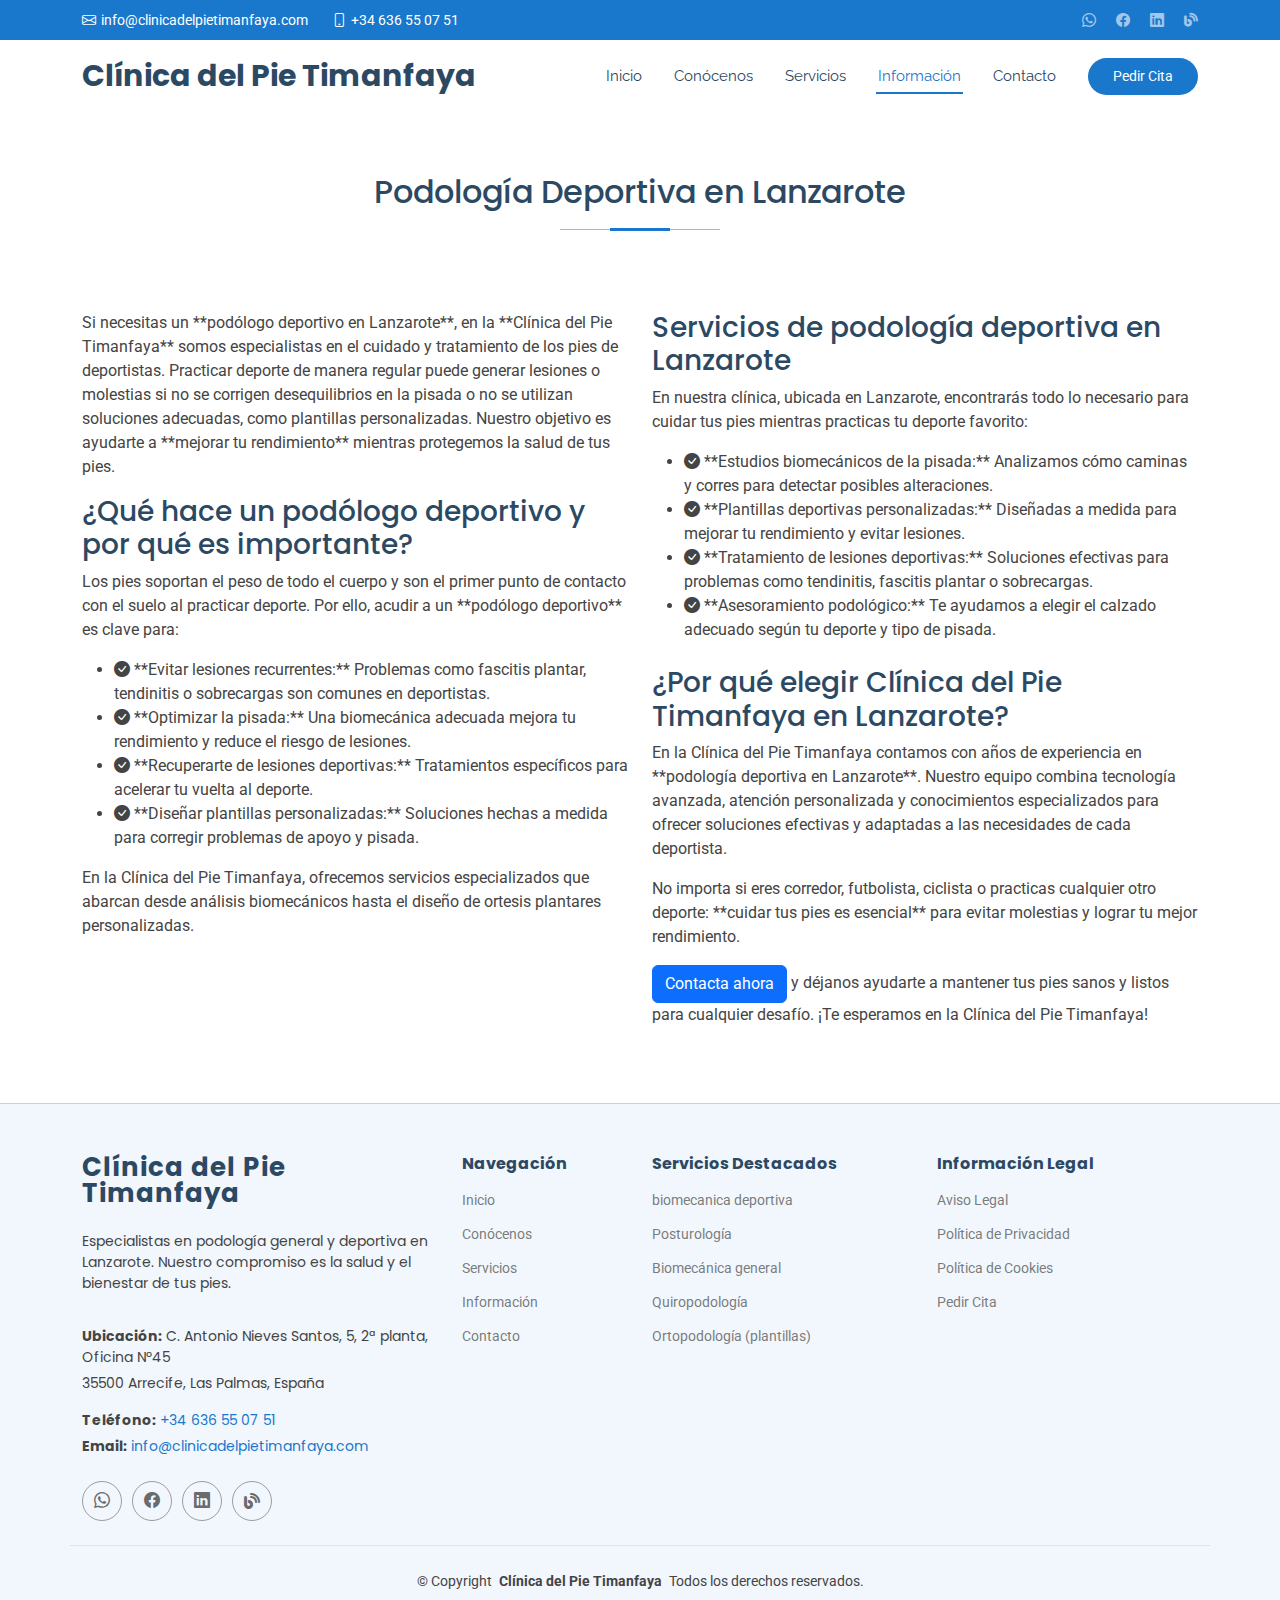
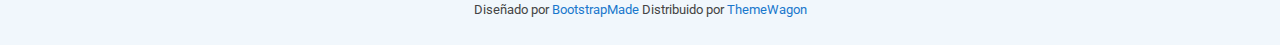
<file: podologo-deportivo.html>
<!DOCTYPE html>
<html lang="es">

<head>
  <meta charset="utf-8">
  <meta content="width=device-width, initial-scale=1.0" name="viewport">
  <title>Index - Medilab Bootstrap Template</title>
  <meta name="description" content="Si necesitas un podólogo deportivo en Lanzarote, en la Clínica del Pie Timanfaya somos especialistas en el cuidado y tratamiento de los pies de deportistas.">
  <meta name="keywords" content="podólogo deportivo lanzarote, clínica del pie timanfaya, podología deportiva, plantillas personalizadas, estudio biomecánico">

  <link href="assets/img/favicon.png" rel="icon">
  <link href="assets/img/apple-touch-icon.png" rel="apple-touch-icon">

  <link rel="stylesheet" href="https://cdnjs.cloudflare.com/ajax/libs/font-awesome/6.5.2/css/all.min.css" integrity="sha512-SnH5WK+bZxgPHs44uWIX+LLMD/CD+QzKSS7d44Fk3g02s+3QeIQLr4wUuS8G2G/D2vT0Ue43s5D+1o62/yQ==" crossorigin="anonymous" referrerpolicy="no-referrer" />

  <link href="https://fonts.googleapis.com" rel="preconnect">
  <link href="https://fonts.gstatic.com" rel="preconnect" crossorigin>
  <link href="https://fonts.googleapis.com/css2?family=Roboto:ital,wght@0,100;0,300;0,400;0,500;0,700;0,900;1,100;1,300;1,400;1,500;1,700;1,900&family=Poppins:ital,wght@0,100;0,200;0,300;0,400;0,500;0,600;0,700;0,800;0,900;1,100;1,200;1,300;1,400;1,500;1,600;1,700;1,800;1,900&family=Raleway:ital,wght@0,100;0,200;0,300;0,400;0,500;0,600;0,700;0,800;0,900;1,100;1,200;1,300;1,400;1,500;1,600;1,700;1,800;1,900&display=swap" rel="stylesheet">

  <link href="assets/vendor/bootstrap/css/bootstrap.min.css" rel="stylesheet">
  <link href="assets/vendor/bootstrap-icons/bootstrap-icons.css" rel="stylesheet">
  <link href="assets/vendor/aos/aos.css" rel="stylesheet">
  <link href="assets/vendor/fontawesome-free/css/all.min.css" rel="stylesheet">
  <link href="assets/vendor/glightbox/css/glightbox.min.css" rel="stylesheet">
  <link href="assets/vendor/swiper/swiper-bundle.min.css" rel="stylesheet">

  <link href="assets/css/main.css" rel="stylesheet">
  </head>

<body class="index-page">

<header id="header" class="header sticky-top">

    <div class="topbar d-flex align-items-center">
      <div class="container d-flex justify-content-center justify-content-md-between">
        <div class="contact-info d-flex align-items-center">
          <i class="bi bi-envelope d-flex align-items-center"><a href="mailto:info@clinicadelpietimanfaya.com" target="_blank">info@clinicadelpietimanfaya.com</a></i>
          
          <i class="bi bi-phone d-flex align-items-center ms-4"><a href="tel:+34636550751" target="_blank">+34 636 55 07 51</a></i>
        </div>
        <div class="social-links d-none d-md-flex align-items-center">
          <a href="https://wa.me/34636550751?text=Hola%20me%20interesa%20más%20información" class="whatsapp" target="_blank"><i class="bi bi-whatsapp"></i></a>
          <a href="https://facebook.com/?fbid=502780081853817&set=a.502780038520488" class="facebook" target="_blank"><i class="bi bi-facebook"></i></a>
          <a href="https://www.linkedin.com/company/cl-nica-del-pie-timanfaya/" class="linkedin" target="_blank"><i class="bi bi-linkedin"></i></a>
          <a href="http://podologolanzarote.blogspot.com/" class="blog" target="_blank">
            <i class="fa-solid fa-blog"></i> 
          </a>
        </div>
      </div>
    </div>
    <div class="branding d-flex align-items-center">

      <div class="container position-relative d-flex align-items-center justify-content-between">
        <a href="index.html#hero" class="logo d-flex align-items-center me-auto">
          <h1 class="sitename">Clínica del Pie Timanfaya</h1>
        </a>

        <nav id="navmenu" class="navmenu">
          <ul>
            <li><a href="index.html#hero">Inicio</a></li>
            <li><a href="index.html#about">Conócenos</a></li>
            <li><a href="index.html#services">Servicios</a></li>
            <li><a href="index.html#information" class="active">Información</a></li>
            <li><a href="index.html#contact">Contacto</a></li>
            </ul>
          <i class="mobile-nav-toggle d-xl-none bi bi-list"></i>
        </nav>

        <a class="cta-btn d-none d-sm-block" href="#contact">Pedir Cita</a>

      </div>

    </div>

  </header>

<main class="main">

    <section id="podologia-deportiva" class="podologia-deportiva section">
      <div class="container" data-aos="fade-up">

        <div class="section-title">
          <h2>Podología Deportiva en Lanzarote</h2>
        </div>
        <div class="row gy-4">
          <div class="col-lg-6" data-aos="fade-up" data-aos-delay="100">
            <p>
              Si necesitas un **podólogo deportivo en Lanzarote**, en la **Clínica del Pie Timanfaya** somos especialistas en el cuidado y tratamiento de los pies de deportistas. Practicar deporte de manera regular puede generar lesiones o molestias si no se corrigen desequilibrios en la pisada o no se utilizan soluciones adecuadas, como plantillas personalizadas. Nuestro objetivo es ayudarte a **mejorar tu rendimiento** mientras protegemos la salud de tus pies.
            </p>

            <h3>¿Qué hace un podólogo deportivo y por qué es importante?</h3>
            <p>
              Los pies soportan el peso de todo el cuerpo y son el primer punto de contacto con el suelo al practicar deporte. Por ello, acudir a un **podólogo deportivo** es clave para:
            </p>
            <ul>
              <li><i class="bi bi-check-circle-fill"></i> **Evitar lesiones recurrentes:** Problemas como fascitis plantar, tendinitis o sobrecargas son comunes en deportistas.</li>
              <li><i class="bi bi-check-circle-fill"></i> **Optimizar la pisada:** Una biomecánica adecuada mejora tu rendimiento y reduce el riesgo de lesiones.</li>
              <li><i class="bi bi-check-circle-fill"></i> **Recuperarte de lesiones deportivas:** Tratamientos específicos para acelerar tu vuelta al deporte.</li>
              <li><i class="bi bi-check-circle-fill"></i> **Diseñar plantillas personalizadas:** Soluciones hechas a medida para corregir problemas de apoyo y pisada.</li>
            </ul>
            <p>
              En la Clínica del Pie Timanfaya, ofrecemos servicios especializados que abarcan desde análisis biomecánicos hasta el diseño de ortesis plantares personalizadas.
            </p>

          </div>

          <div class="col-lg-6" data-aos="fade-up" data-aos-delay="200">
            <h3>Servicios de podología deportiva en Lanzarote</h3>
            <p>
              En nuestra clínica, ubicada en Lanzarote, encontrarás todo lo necesario para cuidar tus pies mientras practicas tu deporte favorito:
            </p>
            <ul>
              <li><i class="bi bi-check-circle-fill"></i> **Estudios biomecánicos de la pisada:** Analizamos cómo caminas y corres para detectar posibles alteraciones.</li>
              <li><i class="bi bi-check-circle-fill"></i> **Plantillas deportivas personalizadas:** Diseñadas a medida para mejorar tu rendimiento y evitar lesiones.</li>
              <li><i class="bi bi-check-circle-fill"></i> **Tratamiento de lesiones deportivas:** Soluciones efectivas para problemas como tendinitis, fascitis plantar o sobrecargas.</li>
              <li><i class="bi bi-check-circle-fill"></i> **Asesoramiento podológico:** Te ayudamos a elegir el calzado adecuado según tu deporte y tipo de pisada.</li>
            </ul>
            
            <h3 class="mt-4">¿Por qué elegir Clínica del Pie Timanfaya en Lanzarote?</h3>
            <p>
              En la Clínica del Pie Timanfaya contamos con años de experiencia en **podología deportiva en Lanzarote**. Nuestro equipo combina tecnología avanzada, atención personalizada y conocimientos especializados para ofrecer soluciones efectivas y adaptadas a las necesidades de cada deportista.
            </p>
            <p>
              No importa si eres corredor, futbolista, ciclista o practicas cualquier otro deporte: **cuidar tus pies es esencial** para evitar molestias y lograr tu mejor rendimiento.
            </p>
            <p>
              <a href="#contact" class="btn btn-primary cta-btn">Contacta ahora</a> y déjanos ayudarte a mantener tus pies sanos y listos para cualquier desafío. ¡Te esperamos en la Clínica del Pie Timanfaya!
            </p>
          </div>
        </div>
      </div>
    </section>
    </main>

  <footer id="footer" class="footer light-background">

    <div class="container footer-top">
      <div class="row gy-4">
        
        <div class="col-lg-4 col-md-6 footer-about">
          <a href="#hero" class="logo d-flex align-items-center">
            <span class="sitename">Clínica del Pie Timanfaya</span>
          </a>
          <p class="mt-3">
            Especialistas en podología general y deportiva en Lanzarote. Nuestro compromiso es la salud y el bienestar de tus pies.
          </p>
          <div class="footer-contact pt-3">
            <p><strong>Ubicación:</strong> C. Antonio Nieves Santos, 5, 2ª planta, Oficina Nº45</p>
            <p>35500 Arrecife, Las Palmas, España</p>
            <p class="mt-3"><strong>Teléfono:</strong> <a href="tel:+34636550751" target="_blank">+34 636 55 07 51</a></p>
            <p><strong>Email:</strong> <a href="mailto:info@clinicadelpietimanfaya.com" target="_blank">info@clinicadelpietimanfaya.com</a></p>
          </div>
          <div class="social-links d-flex mt-4">
            <a href="https://wa.me/34636550751?text=Hola%20me%20interesa%20más%20información" target="_blank" title="WhatsApp"><i class="bi bi-whatsapp"></i></a>
            <a href="https://facebook.com/?fbid=502780081853817&set=a.502780038520488" target="_blank" title="Facebook"><i class="bi bi-facebook"></i></a>
            <a href="https://www.linkedin.com/company/cl-nica-del-pie-timanfaya/" target="_blank" title="LinkedIn"><i class="bi bi-linkedin"></i></a>
            <a href="http://podologolanzarote.blogspot.com/" target="_blank" title="Blog"><i class="fa-solid fa-blog"></i></a>
          </div>
        </div>

        <div class="col-lg-2 col-md-3 footer-links">
          <h4>Navegación</h4>
          <ul>
            <li><a href="#hero">Inicio</a></li>
            <li><a href="#about">Conócenos</a></li>
            <li><a href="#services">Servicios</a></li>
            <li><a href="#information">Información</a></li>
            <li><a href="#contact">Contacto</a></li>
          </ul>
        </div>

        <div class="col-lg-3 col-md-3 footer-links">
          <h4>Servicios Destacados</h4>
          <ul>
            <li><a href="#services">biomecanica deportiva</a></li>
            <li><a href="#services">Posturología</a></li>
            <li><a href="#services">Biomecánica general</a></li>
            <li><a href="#services">Quiropodología</a></li>
            <li><a href="#services">Ortopodología (plantillas)</a></li>
          </ul>
        </div>

        <div class="col-lg-3 col-md-3 footer-links">
          <h4>Información Legal</h4>
          <ul>
            <li><a href="#">Aviso Legal</a></li>
            <li><a href="#">Política de Privacidad</a></li>
            <li><a href="#">Política de Cookies</a></li>
            <li><a href="#">Pedir Cita</a></li>
          </ul>
        </div>

      </div>
    </div>

    <div class="container copyright text-center mt-4">
      <p>© <span>Copyright</span> <strong class="px-1 sitename">Clínica del Pie Timanfaya</strong> <span>Todos los derechos reservados.</span></p>
      <div class="credits">
        Diseñado por <a href="https://bootstrapmade.com/" target="_blank">BootstrapMade</a> Distribuido por <a href="https://themewagon.com" target="_blank">ThemeWagon</a>
      </div>
    </div>

  </footer>

  <a href="#" id="scroll-top" class="scroll-top d-flex align-items-center justify-content-center"><i class="bi bi-arrow-up-short"></i></a>

  <div id="preloader"></div>

  <script src="assets/vendor/bootstrap/js/bootstrap.bundle.min.js"></script>
  <script src="assets/vendor/php-email-form/validate.js"></script>
  <script src="assets/vendor/aos/aos.js"></script>
  <script src="assets/vendor/glightbox/js/glightbox.min.js"></script>
  <script src="assets/vendor/purecounter/purecounter_vanilla.js"></script>
  <script src="assets/vendor/swiper/swiper-bundle.min.js"></script>

  <script src="assets/js/main.js"></script>

</body>

</html>
</file>
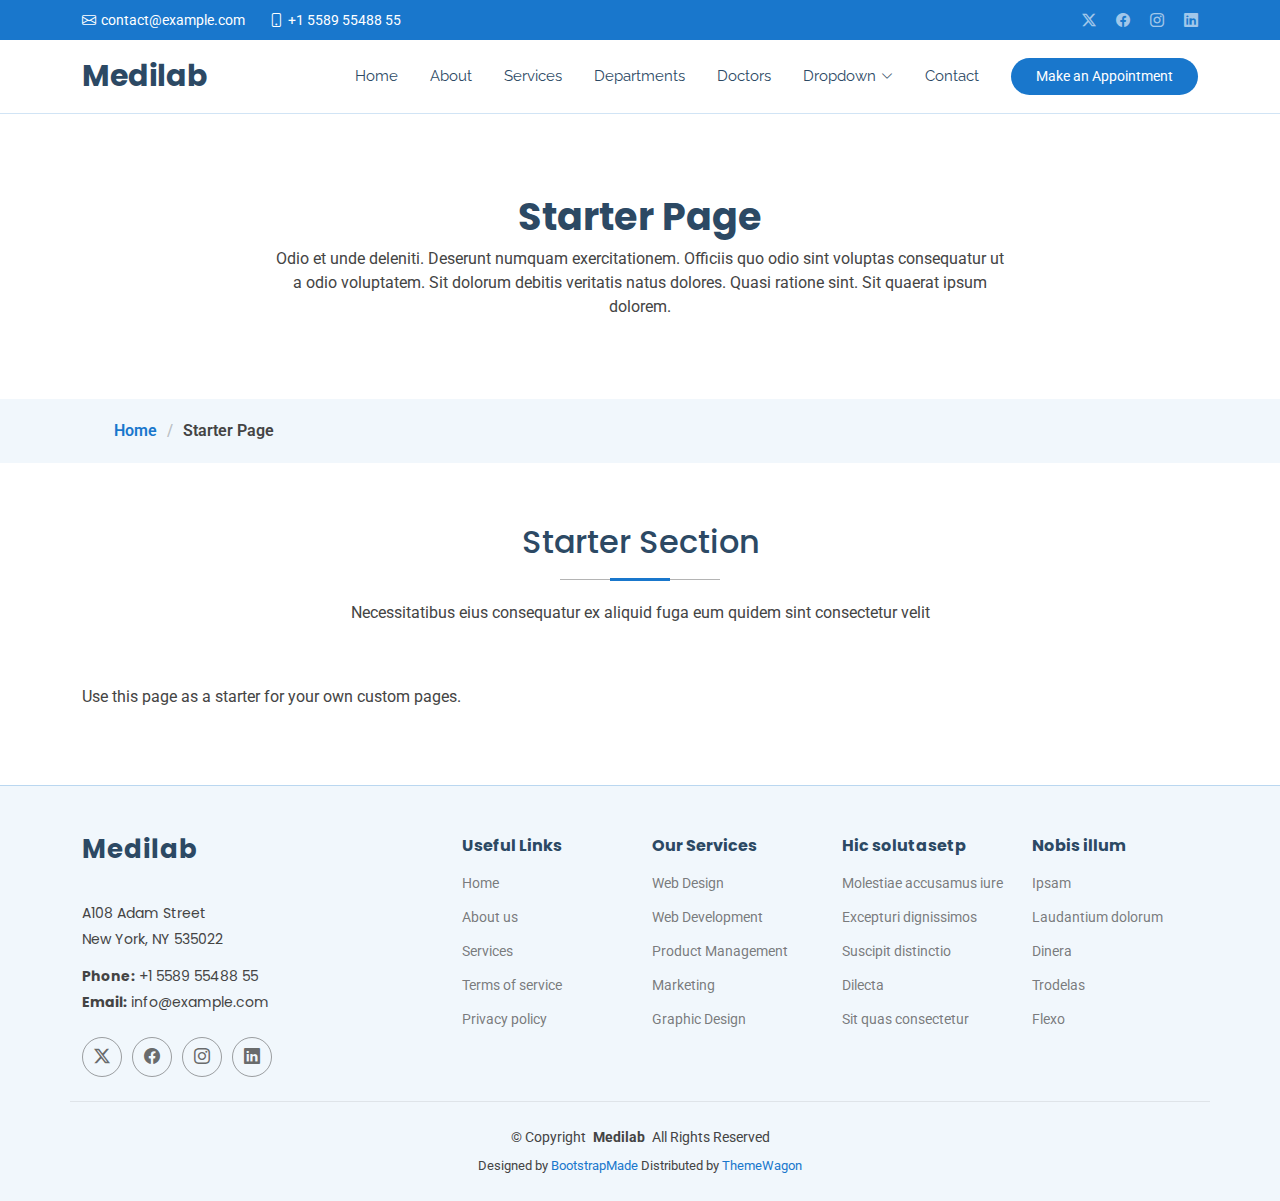
<file: starter-page.html>
<!DOCTYPE html>
<html lang="en">

<head>
  <meta charset="utf-8">
  <meta content="width=device-width, initial-scale=1.0" name="viewport">
  <title>Starter Page - Medilab Bootstrap Template</title>
  <meta name="description" content="">
  <meta name="keywords" content="">

  <!-- Favicons -->
  <link href="assets/img/favicon.png" rel="icon">
  <link href="assets/img/apple-touch-icon.png" rel="apple-touch-icon">

  <!-- Fonts -->
  <link href="https://fonts.googleapis.com" rel="preconnect">
  <link href="https://fonts.gstatic.com" rel="preconnect" crossorigin>
  <link href="https://fonts.googleapis.com/css2?family=Roboto:ital,wght@0,100;0,300;0,400;0,500;0,700;0,900;1,100;1,300;1,400;1,500;1,700;1,900&family=Poppins:ital,wght@0,100;0,200;0,300;0,400;0,500;0,600;0,700;0,800;0,900;1,100;1,200;1,300;1,400;1,500;1,600;1,700;1,800;1,900&family=Raleway:ital,wght@0,100;0,200;0,300;0,400;0,500;0,600;0,700;0,800;0,900;1,100;1,200;1,300;1,400;1,500;1,600;1,700;1,800;1,900&display=swap" rel="stylesheet">

  <!-- Vendor CSS Files -->
  <link href="assets/vendor/bootstrap/css/bootstrap.min.css" rel="stylesheet">
  <link href="assets/vendor/bootstrap-icons/bootstrap-icons.css" rel="stylesheet">
  <link href="assets/vendor/aos/aos.css" rel="stylesheet">
  <link href="assets/vendor/fontawesome-free/css/all.min.css" rel="stylesheet">
  <link href="assets/vendor/glightbox/css/glightbox.min.css" rel="stylesheet">
  <link href="assets/vendor/swiper/swiper-bundle.min.css" rel="stylesheet">

  <!-- Main CSS File -->
  <link href="assets/css/main.css" rel="stylesheet">

  <!-- =======================================================
  * Template Name: Medilab
  * Template URL: https://bootstrapmade.com/medilab-free-medical-bootstrap-theme/
  * Updated: Aug 07 2024 with Bootstrap v5.3.3
  * Author: BootstrapMade.com
  * License: https://bootstrapmade.com/license/
  ======================================================== -->
</head>

<body class="starter-page-page">

  <header id="header" class="header sticky-top">

    <div class="topbar d-flex align-items-center">
      <div class="container d-flex justify-content-center justify-content-md-between">
        <div class="contact-info d-flex align-items-center">
          <i class="bi bi-envelope d-flex align-items-center"><a href="mailto:contact@example.com">contact@example.com</a></i>
          <i class="bi bi-phone d-flex align-items-center ms-4"><span>+1 5589 55488 55</span></i>
        </div>
        <div class="social-links d-none d-md-flex align-items-center">
          <a href="#" class="twitter"><i class="bi bi-twitter-x"></i></a>
          <a href="#" class="facebook"><i class="bi bi-facebook"></i></a>
          <a href="#" class="instagram"><i class="bi bi-instagram"></i></a>
          <a href="#" class="linkedin"><i class="bi bi-linkedin"></i></a>
        </div>
      </div>
    </div><!-- End Top Bar -->

    <div class="branding d-flex align-items-center">

      <div class="container position-relative d-flex align-items-center justify-content-between">
        <a href="index.html" class="logo d-flex align-items-center me-auto">
          <!-- Uncomment the line below if you also wish to use an image logo -->
          <!-- <img src="assets/img/logo.png" alt=""> -->
          <h1 class="sitename">Medilab</h1>
        </a>

        <nav id="navmenu" class="navmenu">
          <ul>
            <li><a href="#hero">Home<br></a></li>
            <li><a href="#about">About</a></li>
            <li><a href="#services">Services</a></li>
            <li><a href="#departments">Departments</a></li>
            <li><a href="#doctors">Doctors</a></li>
            <li class="dropdown"><a href="#"><span>Dropdown</span> <i class="bi bi-chevron-down toggle-dropdown"></i></a>
              <ul>
                <li><a href="#">Dropdown 1</a></li>
                <li class="dropdown"><a href="#"><span>Deep Dropdown</span> <i class="bi bi-chevron-down toggle-dropdown"></i></a>
                  <ul>
                    <li><a href="#">Deep Dropdown 1</a></li>
                    <li><a href="#">Deep Dropdown 2</a></li>
                    <li><a href="#">Deep Dropdown 3</a></li>
                    <li><a href="#">Deep Dropdown 4</a></li>
                    <li><a href="#">Deep Dropdown 5</a></li>
                  </ul>
                </li>
                <li><a href="#">Dropdown 2</a></li>
                <li><a href="#">Dropdown 3</a></li>
                <li><a href="#">Dropdown 4</a></li>
              </ul>
            </li>
            <li><a href="#contact">Contact</a></li>
          </ul>
          <i class="mobile-nav-toggle d-xl-none bi bi-list"></i>
        </nav>

        <a class="cta-btn d-none d-sm-block" href="#appointment">Make an Appointment</a>

      </div>

    </div>

  </header>

  <main class="main">

    <!-- Page Title -->
    <div class="page-title" data-aos="fade">
      <div class="heading">
        <div class="container">
          <div class="row d-flex justify-content-center text-center">
            <div class="col-lg-8">
              <h1>Starter Page</h1>
              <p class="mb-0">Odio et unde deleniti. Deserunt numquam exercitationem. Officiis quo odio sint voluptas consequatur ut a odio voluptatem. Sit dolorum debitis veritatis natus dolores. Quasi ratione sint. Sit quaerat ipsum dolorem.</p>
            </div>
          </div>
        </div>
      </div>
      <nav class="breadcrumbs">
        <div class="container">
          <ol>
            <li><a href="index.html">Home</a></li>
            <li class="current">Starter Page</li>
          </ol>
        </div>
      </nav>
    </div><!-- End Page Title -->

    <!-- Starter Section Section -->
    <section id="starter-section" class="starter-section section">

      <!-- Section Title -->
      <div class="container section-title" data-aos="fade-up">
        <h2>Starter Section</h2>
        <p>Necessitatibus eius consequatur ex aliquid fuga eum quidem sint consectetur velit</p>
      </div><!-- End Section Title -->

      <div class="container" data-aos="fade-up">
        <p>Use this page as a starter for your own custom pages.</p>
      </div>

    </section><!-- /Starter Section Section -->

  </main>

  <footer id="footer" class="footer light-background">

    <div class="container footer-top">
      <div class="row gy-4">
        <div class="col-lg-4 col-md-6 footer-about">
          <a href="index.html" class="logo d-flex align-items-center">
            <span class="sitename">Medilab</span>
          </a>
          <div class="footer-contact pt-3">
            <p>A108 Adam Street</p>
            <p>New York, NY 535022</p>
            <p class="mt-3"><strong>Phone:</strong> <span>+1 5589 55488 55</span></p>
            <p><strong>Email:</strong> <span>info@example.com</span></p>
          </div>
          <div class="social-links d-flex mt-4">
            <a href=""><i class="bi bi-twitter-x"></i></a>
            <a href=""><i class="bi bi-facebook"></i></a>
            <a href=""><i class="bi bi-instagram"></i></a>
            <a href=""><i class="bi bi-linkedin"></i></a>
          </div>
        </div>

        <div class="col-lg-2 col-md-3 footer-links">
          <h4>Useful Links</h4>
          <ul>
            <li><a href="#">Home</a></li>
            <li><a href="#">About us</a></li>
            <li><a href="#">Services</a></li>
            <li><a href="#">Terms of service</a></li>
            <li><a href="#">Privacy policy</a></li>
          </ul>
        </div>

        <div class="col-lg-2 col-md-3 footer-links">
          <h4>Our Services</h4>
          <ul>
            <li><a href="#">Web Design</a></li>
            <li><a href="#">Web Development</a></li>
            <li><a href="#">Product Management</a></li>
            <li><a href="#">Marketing</a></li>
            <li><a href="#">Graphic Design</a></li>
          </ul>
        </div>

        <div class="col-lg-2 col-md-3 footer-links">
          <h4>Hic solutasetp</h4>
          <ul>
            <li><a href="#">Molestiae accusamus iure</a></li>
            <li><a href="#">Excepturi dignissimos</a></li>
            <li><a href="#">Suscipit distinctio</a></li>
            <li><a href="#">Dilecta</a></li>
            <li><a href="#">Sit quas consectetur</a></li>
          </ul>
        </div>

        <div class="col-lg-2 col-md-3 footer-links">
          <h4>Nobis illum</h4>
          <ul>
            <li><a href="#">Ipsam</a></li>
            <li><a href="#">Laudantium dolorum</a></li>
            <li><a href="#">Dinera</a></li>
            <li><a href="#">Trodelas</a></li>
            <li><a href="#">Flexo</a></li>
          </ul>
        </div>

      </div>
    </div>

    <div class="container copyright text-center mt-4">
      <p>© <span>Copyright</span> <strong class="px-1 sitename">Medilab</strong> <span>All Rights Reserved</span></p>
      <div class="credits">
        <!-- All the links in the footer should remain intact. -->
        <!-- You can delete the links only if you've purchased the pro version. -->
        <!-- Licensing information: https://bootstrapmade.com/license/ -->
        <!-- Purchase the pro version with working PHP/AJAX contact form: [buy-url] -->
        Designed by <a href="https://bootstrapmade.com/">BootstrapMade</a> Distributed by <a href=“https://themewagon.com>ThemeWagon
      </div>
    </div>

  </footer>

  <!-- Scroll Top -->
  <a href="#" id="scroll-top" class="scroll-top d-flex align-items-center justify-content-center"><i class="bi bi-arrow-up-short"></i></a>

  <!-- Preloader -->
  <div id="preloader"></div>

  <!-- Vendor JS Files -->
  <script src="assets/vendor/bootstrap/js/bootstrap.bundle.min.js"></script>
  <script src="assets/vendor/php-email-form/validate.js"></script>
  <script src="assets/vendor/aos/aos.js"></script>
  <script src="assets/vendor/glightbox/js/glightbox.min.js"></script>
  <script src="assets/vendor/purecounter/purecounter_vanilla.js"></script>
  <script src="assets/vendor/swiper/swiper-bundle.min.js"></script>

  <!-- Main JS File -->
  <script src="assets/js/main.js"></script>

</body>

</html>
</file>
<file: assets/css/main.css>
/**
* Template Name: Medilab
* Template URL: https://bootstrapmade.com/medilab-free-medical-bootstrap-theme/
* Updated: Aug 07 2024 with Bootstrap v5.3.3
* Author: BootstrapMade.com
* License: https://bootstrapmade.com/license/
*/

/*--------------------------------------------------------------
# Font & Color Variables
# Help: https://bootstrapmade.com/color-system/
--------------------------------------------------------------*/
/* Fonts */
:root {
  --default-font: "Roboto",  system-ui, -apple-system, "Segoe UI", Roboto, "Helvetica Neue", Arial, "Noto Sans", "Liberation Sans", sans-serif, "Apple Color Emoji", "Segoe UI Emoji", "Segoe UI Symbol", "Noto Color Emoji";
  --heading-font: "Poppins",  sans-serif;
  --nav-font: "Raleway",  sans-serif;
}

/* Global Colors - The following color variables are used throughout the website. Updating them here will change the color scheme of the entire website */
:root { 
  --background-color: #ffffff; /* Background color for the entire website, including individual sections */
  --default-color: #444444; /* Default color used for the majority of the text content across the entire website */
  --heading-color: #2c4964; /* Color for headings, subheadings and title throughout the website */
  --accent-color: #1977cc; /* Accent color that represents your brand on the website. It's used for buttons, links, and other elements that need to stand out */
  --surface-color: #ffffff; /* The surface color is used as a background of boxed elements within sections, such as cards, icon boxes, or other elements that require a visual separation from the global background. */
  --contrast-color: #ffffff; /* Contrast color for text, ensuring readability against backgrounds of accent, heading, or default colors. */
}

/* Nav Menu Colors - The following color variables are used specifically for the navigation menu. They are separate from the global colors to allow for more customization options */
:root {
  --nav-color: #2c4964;  /* The default color of the main navmenu links */
  --nav-hover-color: #1977cc; /* Applied to main navmenu links when they are hovered over or active */
  --nav-mobile-background-color: #ffffff; /* Used as the background color for mobile navigation menu */
  --nav-dropdown-background-color: #ffffff; /* Used as the background color for dropdown items that appear when hovering over primary navigation items */
  --nav-dropdown-color: #2c4964; /* Used for navigation links of the dropdown items in the navigation menu. */
  --nav-dropdown-hover-color: #1977cc; /* Similar to --nav-hover-color, this color is applied to dropdown navigation links when they are hovered over. */
}

/* Color Presets - These classes override global colors when applied to any section or element, providing reuse of the sam color scheme. */

.light-background {
  --background-color: #f1f7fc;
  --surface-color: #ffffff;
}

.dark-background {
  --background-color: #060606;
  --default-color: #ffffff;
  --heading-color: #ffffff;
  --surface-color: #252525;
  --contrast-color: #ffffff;
}

/* Smooth scroll */
:root {
  scroll-behavior: smooth;
}

/*--------------------------------------------------------------
# General Styling & Shared Classes
--------------------------------------------------------------*/
body {
  color: var(--default-color);
  background-color: var(--background-color);
  font-family: var(--default-font);
}

a {
  color: var(--accent-color);
  text-decoration: none;
  transition: 0.3s;
}

a:hover {
  color: color-mix(in srgb, var(--accent-color), transparent 25%);
  text-decoration: none;
}

h1,
h2,
h3,
h4,
h5,
h6 {
  color: var(--heading-color);
  font-family: var(--heading-font);
}

/* Pulsating Play Button
------------------------------*/
.pulsating-play-btn {
  width: 94px;
  height: 94px;
  background: radial-gradient(var(--accent-color) 50%, color-mix(in srgb, var(--accent-color), transparent 75%) 52%);
  border-radius: 50%;
  display: block;
  position: relative;
  overflow: hidden;
}

.pulsating-play-btn:before {
  content: "";
  position: absolute;
  width: 120px;
  height: 120px;
  animation-delay: 0s;
  animation: pulsate-play-btn 2s;
  animation-direction: forwards;
  animation-iteration-count: infinite;
  animation-timing-function: steps;
  opacity: 1;
  border-radius: 50%;
  border: 5px solid color-mix(in srgb, var(--accent-color), transparent 30%);
  top: -15%;
  left: -15%;
  background: rgba(198, 16, 0, 0);
}

.pulsating-play-btn:after {
  content: "";
  position: absolute;
  left: 50%;
  top: 50%;
  transform: translateX(-40%) translateY(-50%);
  width: 0;
  height: 0;
  border-top: 10px solid transparent;
  border-bottom: 10px solid transparent;
  border-left: 15px solid #fff;
  z-index: 100;
  transition: all 400ms cubic-bezier(0.55, 0.055, 0.675, 0.19);
}

.pulsating-play-btn:hover:before {
  content: "";
  position: absolute;
  left: 50%;
  top: 50%;
  transform: translateX(-40%) translateY(-50%);
  width: 0;
  height: 0;
  border: none;
  border-top: 10px solid transparent;
  border-bottom: 10px solid transparent;
  border-left: 15px solid #fff;
  z-index: 200;
  animation: none;
  border-radius: 0;
}

.pulsating-play-btn:hover:after {
  border-left: 15px solid var(--accent-color);
  transform: scale(20);
}

@keyframes pulsate-play-btn {
  0% {
    transform: scale(0.6, 0.6);
    opacity: 1;
  }

  100% {
    transform: scale(1, 1);
    opacity: 0;
  }
}

/* PHP Email Form Messages
------------------------------*/
.php-email-form .error-message {
  display: none;
  background: #df1529;
  color: #ffffff;
  text-align: left;
  padding: 15px;
  margin-bottom: 24px;
  font-weight: 600;
}

.php-email-form .sent-message {
  display: none;
  color: #ffffff;
  background: #059652;
  text-align: center;
  padding: 15px;
  margin-bottom: 24px;
  font-weight: 600;
}

.php-email-form .loading {
  display: none;
  background: var(--surface-color);
  text-align: center;
  padding: 15px;
  margin-bottom: 24px;
}

.php-email-form .loading:before {
  content: "";
  display: inline-block;
  border-radius: 50%;
  width: 24px;
  height: 24px;
  margin: 0 10px -6px 0;
  border: 3px solid var(--accent-color);
  border-top-color: var(--surface-color);
  animation: php-email-form-loading 1s linear infinite;
}

@keyframes php-email-form-loading {
  0% {
    transform: rotate(0deg);
  }

  100% {
    transform: rotate(360deg);
  }
}

/*--------------------------------------------------------------
# Global Header
--------------------------------------------------------------*/
.header {
  color: var(--default-color);
  transition: all 0.5s;
  z-index: 997;
  background-color: var(--background-color);
}

.header .topbar {
  background-color: var(--accent-color);
  height: 40px;
  padding: 0;
  font-size: 14px;
  transition: all 0.5s;
}

.header .topbar .contact-info i {
  font-style: normal;
  color: var(--contrast-color);
}

.header .topbar .contact-info i a,
.header .topbar .contact-info i span {
  padding-left: 5px;
  color: var(--contrast-color);
}

@media (max-width: 575px) {

  .header .topbar .contact-info i a,
  .header .topbar .contact-info i span {
    font-size: 13px;
  }
}

.header .topbar .contact-info i a {
  line-height: 0;
  transition: 0.3s;
}

.header .topbar .contact-info i a:hover {
  color: var(--contrast-color);
  text-decoration: underline;
}

.header .topbar .social-links a {
  color: color-mix(in srgb, var(--contrast-color), transparent 40%);
  line-height: 0;
  transition: 0.3s;
  margin-left: 20px;
}

.header .topbar .social-links a:hover {
  color: var(--contrast-color);
}

.header .branding {
  min-height: 60px;
  padding: 10px 0;
}

.header .logo {
  line-height: 1;
}

.header .logo img {
  max-height: 36px;
  margin-right: 8px;
}

.header .logo h1 {
  font-size: 30px;
  margin: 0;
  font-weight: 700;
  color: var(--heading-color);
}

.header .cta-btn,
.header .cta-btn:focus {
  color: var(--contrast-color);
  background: var(--accent-color);
  font-size: 14px;
  padding: 8px 25px;
  margin: 0 0 0 30px;
  border-radius: 50px;
  transition: 0.3s;
}

.header .cta-btn:hover,
.header .cta-btn:focus:hover {
  color: var(--contrast-color);
  background: color-mix(in srgb, var(--accent-color), transparent 15%);
}

@media (max-width: 1200px) {
  .header .logo {
    order: 1;
  }

  .header .cta-btn {
    order: 2;
    margin: 0 15px 0 0;
    padding: 6px 15px;
  }

  .header .navmenu {
    order: 3;
  }
}

.scrolled .header {
  box-shadow: 0px 0 18px rgba(0, 0, 0, 0.1);
}

.scrolled .header .topbar {
  height: 0;
  visibility: hidden;
  overflow: hidden;
}

/*--------------------------------------------------------------
# Navigation Menu
--------------------------------------------------------------*/
/* Desktop Navigation */
@media (min-width: 1200px) {
  .navmenu {
    padding: 0;
  }

  .navmenu ul {
    margin: 0;
    padding: 0;
    display: flex;
    list-style: none;
    align-items: center;
  }

  .navmenu li {
    position: relative;
  }

  .navmenu>ul>li {
    white-space: nowrap;
    padding: 15px 14px;
  }

  .navmenu>ul>li:last-child {
    padding-right: 0;
  }

  .navmenu a,
  .navmenu a:focus {
    color: var(--nav-color);
    font-size: 15px;
    padding: 0 2px;
    font-family: var(--nav-font);
    font-weight: 400;
    display: flex;
    align-items: center;
    justify-content: space-between;
    white-space: nowrap;
    transition: 0.3s;
    position: relative;
  }

  .navmenu a i,
  .navmenu a:focus i {
    font-size: 12px;
    line-height: 0;
    margin-left: 5px;
    transition: 0.3s;
  }

  .navmenu>ul>li>a:before {
    content: "";
    position: absolute;
    width: 100%;
    height: 2px;
    bottom: -6px;
    left: 0;
    background-color: var(--nav-hover-color);
    visibility: hidden;
    width: 0px;
    transition: all 0.3s ease-in-out 0s;
  }

  .navmenu a:hover:before,
  .navmenu li:hover>a:before,
  .navmenu .active:before {
    visibility: visible;
    width: 100%;
  }

  .navmenu li:hover>a,
  .navmenu .active,
  .navmenu .active:focus {
    color: var(--nav-hover-color);
  }

  .navmenu .dropdown ul {
    margin: 0;
    padding: 10px 0;
    background: var(--nav-dropdown-background-color);
    display: block;
    position: absolute;
    visibility: hidden;
    left: 14px;
    top: 130%;
    opacity: 0;
    transition: 0.3s;
    border-radius: 4px;
    z-index: 99;
    box-shadow: 0px 0px 30px rgba(0, 0, 0, 0.1);
  }

  .navmenu .dropdown ul li {
    min-width: 200px;
  }

  .navmenu .dropdown ul a {
    padding: 10px 20px;
    font-size: 15px;
    text-transform: none;
    color: var(--nav-dropdown-color);
  }

  .navmenu .dropdown ul a i {
    font-size: 12px;
  }

  .navmenu .dropdown ul a:hover,
  .navmenu .dropdown ul .active:hover,
  .navmenu .dropdown ul li:hover>a {
    color: var(--nav-dropdown-hover-color);
  }

  .navmenu .dropdown:hover>ul {
    opacity: 1;
    top: 100%;
    visibility: visible;
  }

  .navmenu .dropdown .dropdown ul {
    top: 0;
    left: -90%;
    visibility: hidden;
  }

  .navmenu .dropdown .dropdown:hover>ul {
    opacity: 1;
    top: 0;
    left: -100%;
    visibility: visible;
  }
}

/* Mobile Navigation */
@media (max-width: 1199px) {
  .mobile-nav-toggle {
    color: var(--nav-color);
    font-size: 28px;
    line-height: 0;
    margin-right: 10px;
    cursor: pointer;
    transition: color 0.3s;
  }

  .navmenu {
    padding: 0;
    z-index: 9997;
  }

  .navmenu ul {
    display: none;
    list-style: none;
    position: absolute;
    inset: 60px 20px 20px 20px;
    padding: 10px 0;
    margin: 0;
    border-radius: 6px;
    background-color: var(--nav-mobile-background-color);
    border: 1px solid color-mix(in srgb, var(--default-color), transparent 90%);
    box-shadow: none;
    overflow-y: auto;
    transition: 0.3s;
    z-index: 9998;
  }

  .navmenu a,
  .navmenu a:focus {
    color: var(--nav-dropdown-color);
    padding: 10px 20px;
    font-family: var(--nav-font);
    font-size: 17px;
    font-weight: 500;
    display: flex;
    align-items: center;
    justify-content: space-between;
    white-space: nowrap;
    transition: 0.3s;
  }

  .navmenu a i,
  .navmenu a:focus i {
    font-size: 12px;
    line-height: 0;
    margin-left: 5px;
    width: 30px;
    height: 30px;
    display: flex;
    align-items: center;
    justify-content: center;
    border-radius: 50%;
    transition: 0.3s;
    background-color: color-mix(in srgb, var(--accent-color), transparent 90%);
  }

  .navmenu a i:hover,
  .navmenu a:focus i:hover {
    background-color: var(--accent-color);
    color: var(--contrast-color);
  }

  .navmenu a:hover,
  .navmenu .active,
  .navmenu .active:focus {
    color: var(--nav-dropdown-hover-color);
  }

  .navmenu .active i,
  .navmenu .active:focus i {
    background-color: var(--accent-color);
    color: var(--contrast-color);
    transform: rotate(180deg);
  }

  .navmenu .dropdown ul {
    position: static;
    display: none;
    z-index: 99;
    padding: 10px 0;
    margin: 10px 20px;
    background-color: var(--nav-dropdown-background-color);
    transition: all 0.5s ease-in-out;
  }

  .navmenu .dropdown ul ul {
    background-color: rgba(33, 37, 41, 0.1);
  }

  .navmenu .dropdown>.dropdown-active {
    display: block;
    background-color: rgba(33, 37, 41, 0.03);
  }

  .mobile-nav-active {
    overflow: hidden;
  }

  .mobile-nav-active .mobile-nav-toggle {
    color: #fff;
    position: absolute;
    font-size: 32px;
    top: 15px;
    right: 15px;
    margin-right: 0;
    z-index: 9999;
  }

  .mobile-nav-active .navmenu {
    position: fixed;
    overflow: hidden;
    inset: 0;
    background: rgba(33, 37, 41, 0.8);
    transition: 0.3s;
  }

  .mobile-nav-active .navmenu>ul {
    display: block;
  }
}

/*--------------------------------------------------------------
# Global Footer
--------------------------------------------------------------*/
.footer {
  color: var(--default-color);
  background-color: var(--background-color);
  border-top: 1px solid color-mix(in srgb, var(--accent-color), transparent 75%);
  font-size: 14px;
  position: relative;
}

.footer .footer-top {
  padding-top: 50px;
}

.footer .footer-about .logo {
  line-height: 1;
  margin-bottom: 25px;
}

.footer .footer-about .logo img {
  max-height: 40px;
  margin-right: 6px;
}

.footer .footer-about .logo span {
  color: var(--heading-color);
  font-family: var(--heading-font);
  font-size: 26px;
  font-weight: 700;
  letter-spacing: 1px;
}

.footer .footer-about p {
  font-size: 14px;
  font-family: var(--heading-font);
}

.footer .social-links a {
  display: flex;
  align-items: center;
  justify-content: center;
  width: 40px;
  height: 40px;
  border-radius: 50%;
  border: 1px solid color-mix(in srgb, var(--default-color), transparent 50%);
  font-size: 16px;
  color: color-mix(in srgb, var(--default-color), transparent 20%);
  margin-right: 10px;
  transition: 0.3s;
}

.footer .social-links a:hover {
  color: var(--accent-color);
  border-color: var(--accent-color);
}

.footer h4 {
  font-size: 16px;
  font-weight: bold;
  position: relative;
  padding-bottom: 12px;
}

.footer .footer-links {
  margin-bottom: 30px;
}

.footer .footer-links ul {
  list-style: none;
  padding: 0;
  margin: 0;
}

.footer .footer-links ul i {
  padding-right: 2px;
  font-size: 12px;
  line-height: 0;
}

.footer .footer-links ul li {
  padding: 10px 0;
  display: flex;
  align-items: center;
}

.footer .footer-links ul li:first-child {
  padding-top: 0;
}

.footer .footer-links ul a {
  color: color-mix(in srgb, var(--default-color), transparent 30%);
  display: inline-block;
  line-height: 1;
}

.footer .footer-links ul a:hover {
  color: var(--accent-color);
}

.footer .footer-contact p {
  margin-bottom: 5px;
}

.footer .copyright {
  padding-top: 25px;
  padding-bottom: 25px;
  border-top: 1px solid color-mix(in srgb, var(--default-color), transparent 90%);
}

.footer .copyright p {
  margin-bottom: 0;
}

.footer .credits {
  margin-top: 8px;
  font-size: 13px;
}

/*--------------------------------------------------------------
# Preloader
--------------------------------------------------------------*/
#preloader {
  position: fixed;
  inset: 0;
  z-index: 999999;
  overflow: hidden;
  background: var(--background-color);
  transition: all 0.6s ease-out;
}

#preloader:before {
  content: "";
  position: fixed;
  top: calc(50% - 30px);
  left: calc(50% - 30px);
  border: 6px solid #ffffff;
  border-color: var(--accent-color) transparent var(--accent-color) transparent;
  border-radius: 50%;
  width: 60px;
  height: 60px;
  animation: animate-preloader 1.5s linear infinite;
}

@keyframes animate-preloader {
  0% {
    transform: rotate(0deg);
  }

  100% {
    transform: rotate(360deg);
  }
}

/*--------------------------------------------------------------
# Scroll Top Button
--------------------------------------------------------------*/
.scroll-top {
  position: fixed;
  visibility: hidden;
  opacity: 0;
  right: 15px;
  bottom: 15px;
  z-index: 99999;
  background-color: var(--accent-color);
  width: 40px;
  height: 40px;
  border-radius: 4px;
  transition: all 0.4s;
}

.scroll-top i {
  font-size: 24px;
  color: var(--contrast-color);
  line-height: 0;
}

.scroll-top:hover {
  background-color: color-mix(in srgb, var(--accent-color), transparent 20%);
  color: var(--contrast-color);
}

.scroll-top.active {
  visibility: visible;
  opacity: 1;
}

/*--------------------------------------------------------------
# Disable aos animation delay on mobile devices
--------------------------------------------------------------*/
@media screen and (max-width: 768px) {
  [data-aos-delay] {
    transition-delay: 0 !important;
  }
}

/*--------------------------------------------------------------
# Global Page Titles & Breadcrumbs
--------------------------------------------------------------*/
.page-title {
  color: var(--default-color);
  background-color: var(--background-color);
  position: relative;
}

.page-title .heading {
  padding: 80px 0;
  border-top: 1px solid color-mix(in srgb, var(--accent-color), transparent 80%);
}

.page-title .heading h1 {
  font-size: 38px;
  font-weight: 700;
}

.page-title nav {
  background-color: color-mix(in srgb, var(--accent-color), transparent 94%);
  padding: 20px 0;
}

.page-title nav ol {
  display: flex;
  flex-wrap: wrap;
  list-style: none;
  margin: 0;
  font-size: 16px;
  font-weight: 600;
}

.page-title nav ol li+li {
  padding-left: 10px;
}

.page-title nav ol li+li::before {
  content: "/";
  display: inline-block;
  padding-right: 10px;
  color: color-mix(in srgb, var(--default-color), transparent 70%);
}

/*--------------------------------------------------------------
# Global Sections
--------------------------------------------------------------*/
section,
.section {
  color: var(--default-color);
  background-color: var(--background-color);
  padding: 60px 0;
  scroll-margin-top: 72px;
  overflow: clip;
}

@media (max-width: 1199px) {

  section,
  .section {
    scroll-margin-top: 60px;
  }
}

/*--------------------------------------------------------------
# Global Section Titles
--------------------------------------------------------------*/
.section-title {
  text-align: center;
  padding-bottom: 60px;
  position: relative;
}

.section-title h2 {
  font-size: 32px;
  font-weight: 500;
  margin-bottom: 20px;
  padding-bottom: 20px;
  position: relative;
}

.section-title h2:before {
  content: "";
  position: absolute;
  display: block;
  width: 160px;
  height: 1px;
  background: color-mix(in srgb, var(--default-color), transparent 60%);
  left: 0;
  right: 0;
  bottom: 1px;
  margin: auto;
}

.section-title h2::after {
  content: "";
  position: absolute;
  display: block;
  width: 60px;
  height: 3px;
  background: var(--accent-color);
  left: 0;
  right: 0;
  bottom: 0;
  margin: auto;
}

.section-title p {
  margin-bottom: 0;
}

/*--------------------------------------------------------------
# Hero Section
--------------------------------------------------------------*/
.hero {
  width: 100%;
  min-height: calc(100vh - 112px);
  padding: 80px 0;
  display: flex;
  align-items: center;
  justify-content: center;
  position: relative;
  overflow: hidden;
}

.hero img {
  position: absolute;
  inset: 0;
  display: block;
  width: 100%;
  height: 100%;
  object-fit: cover;
  z-index: 1;
}

.hero .container {
  z-index: 3;
}

.hero .welcome h2 {
  margin: 0;
  font-size: 48px;
  font-weight: 700;
}

.hero .welcome p {
  font-size: 24px;
  margin: 0;
}

#hero .welcome h3,
#hero .welcome h1,
#hero .welcome p {
  color: #fff;
  text-shadow: 0 2px 6px rgba(0,0,0,0.6); /* sombra para contraste */
}

#hero .welcome h3 {
  font-weight: 400;
  letter-spacing: 2px;
  opacity: 0.9; /* un poco más suave */
}

#hero .welcome h1 {
  font-weight: 700;
  font-size: 2.8rem;
}

#hero .welcome p {
  font-size: 1.2rem;
  opacity: 0.95;
}

.hero .content {
  margin-top: 40px;
}

.hero .content .why-box {
  color: var(--contrast-color);
  background: var(--accent-color);
  padding: 30px;
  border-radius: 4px;
}

.hero .content .why-box h3 {
  color: var(--contrast-color);
  font-weight: 700;
  font-size: 34px;
  margin-bottom: 30px;
}

.hero .content .why-box p {
  margin-bottom: 30px;
}

.hero .content .why-box .more-btn {
  color: var(--contrast-color);
  background: color-mix(in srgb, var(--contrast-color), transparent 80%);
  display: inline-block;
  padding: 6px 30px 8px 30px;
  border-radius: 50px;
  transition: all ease-in-out 0.4s;
}

.hero .content .why-box .more-btn i {
  font-size: 14px;
}

.hero .content .why-box .more-btn:hover {
  background: var(--surface-color);
  color: var(--accent-color);
}

.hero .content .icon-box {
  text-align: center;
  border-radius: 10px;
  background: color-mix(in srgb, var(--surface-color), transparent 20%);
  box-shadow: 0px 2px 15px rgba(0, 0, 0, 0.1);
  padding: 40px 30px;
  width: 100%;
}

.hero .content .icon-box i {
  font-size: 40px;
  color: var(--accent-color);
}

.hero .content .icon-box h4 {
  font-size: 20px;
  font-weight: 700;
  margin: 10px 0 20px 0;
}

.hero .content .icon-box p {
  font-size: 15px;
  color: color-mix(in srgb, var(--default-color), transparent 30%);
}

/* Carrusel al fondo, pero por encima del color de fondo del section */
#hero .hero-slideshow {
  position: absolute;
  inset: 0;                   /* top:0 right:0 bottom:0 left:0 */
  z-index: 0;                 /* importante: NO usar -1 */
}

#hero .hero-slideshow img {
  position: absolute;
  inset: 0;
  width: 100%;
  height: 100%;
  object-fit: cover;
  opacity: 0;
  transition: opacity 1s ease-in-out;
}

/* La activa se ve */
#hero .hero-slideshow img.active {
  opacity: 1;
}

/* Todo tu contenido por encima del carrusel */
#hero .container {
  position: relative;
  z-index: 2;
}

#hero .hero-slideshow::after {
  content: "";
  position: absolute;
  inset: 0;
  background: rgba(0,0,0,0.4); /* negro semitransparente */
  z-index: 1; /* encima de imágenes */
}


/*--------------------------------------------------------------
# About Section
--------------------------------------------------------------*/
.about .content h3 {
  font-size: 2rem;
  font-weight: 700;
}

.about .content ul {
  list-style: none;
  padding: 0;
}

.about .content ul li {
  display: flex;
  align-items: flex-start;
  margin-top: 40px;
}

.about .content ul i {
  flex-shrink: 0;
  font-size: 48px;
  color: var(--accent-color);
  margin-right: 20px;
}

.about .content ul h5 {
  font-size: 18px;
  font-weight: 700;
}

.about .content ul p {
  font-size: 15px;
}

.about .content p:last-child {
  margin-bottom: 0;
}

.about .pulsating-play-btn {
  position: absolute;
  left: calc(50% - 47px);
  top: calc(50% - 47px);
}

/*--------------------------------------------------------------
# Stats Section
--------------------------------------------------------------*/
.stats i {
  color: var(--contrast-color);
  background-color: var(--accent-color);
  box-shadow: 0px 2px 25px rgba(0, 0, 0, 0.1);
  width: 54px;
  height: 54px;
  font-size: 24px;
  border-radius: 50px;
  border: 2px solid var(--background-color);
  display: inline-flex;
  align-items: center;
  justify-content: center;
  position: relative;
  z-index: 1;
}

.stats .stats-item {
  background-color: var(--surface-color);
  margin-top: -27px;
  padding: 30px 30px 25px 30px;
  width: 100%;
  position: relative;
  text-align: center;
  box-shadow: 0px 2px 35px rgba(0, 0, 0, 0.1);
  border-radius: 4px;
  z-index: 0;
}

.stats .stats-item span {
  font-size: 32px;
  display: block;
  margin: 10px 0;
  font-weight: 700;
  color: var(--heading-color);
}

.stats .stats-item p {
  padding: 0;
  margin: 0;
  font-family: var(--heading-font);
  font-size: 16px;
}

/*--------------------------------------------------------------
# Services Section
--------------------------------------------------------------*/
.services .service-item {
  background-color: var(--surface-color);
  text-align: center;
  border: 1px solid color-mix(in srgb, var(--default-color), transparent 85%);
  padding: 80px 20px;
  transition: all ease-in-out 0.3s;
  height: 100%;
}

.services .service-item .icon {
  margin: 0 auto;
  width: 64px;
  height: 64px;
  background: var(--accent-color);
  border-radius: 4px;
  display: flex;
  align-items: center;
  justify-content: center;
  margin-bottom: 20px;
  transition: 0.3s;
  transform-style: preserve-3d;
}

.services .service-item .icon i {
  color: var(--contrast-color);
  font-size: 28px;
  transition: ease-in-out 0.3s;
}

.services .service-item .icon::before {
  position: absolute;
  content: "";
  left: -8px;
  top: -8px;
  height: 100%;
  width: 100%;
  background: color-mix(in srgb, var(--accent-color), transparent 80%);
  border-radius: 5px;
  transition: all 0.3s ease-out 0s;
  transform: translateZ(-1px);
}

.services .service-item h3 {
  font-weight: 700;
  margin: 10px 0 15px 0;
  font-size: 22px;
}

.services .service-item p {
  line-height: 24px;
  font-size: 14px;
  margin-bottom: 0;
}

.services .service-item:hover {
  background: var(--accent-color);
  border-color: var(--accent-color);
}

.services .service-item:hover .icon {
  background: var(--surface-color);
}

.services .service-item:hover .icon i {
  color: var(--accent-color);
}

.services .service-item:hover .icon::before {
  background: color-mix(in srgb, var(--background-color), transparent 70%);
}

.services .service-item:hover h3,
.services .service-item:hover p {
  color: var(--contrast-color);
}

/*--------------------------------------------------------------
# Appointment Section
--------------------------------------------------------------*/
.appointment .php-email-form {
  width: 100%;
}

.appointment .php-email-form .form-group {
  padding-bottom: 8px;
}

.appointment .php-email-form input,
.appointment .php-email-form textarea,
.appointment .php-email-form select {
  color: var(--default-color);
  background-color: transparent;
  border-color: color-mix(in srgb, var(--default-color), transparent 80%);
  border-radius: 0;
  box-shadow: none;
  font-size: 14px;
  padding: 10px !important;
}

.appointment .php-email-form input:focus,
.appointment .php-email-form textarea:focus,
.appointment .php-email-form select:focus {
  border-color: var(--accent-color);
}

.appointment .php-email-form input::placeholder,
.appointment .php-email-form textarea::placeholder,
.appointment .php-email-form select::placeholder {
  color: color-mix(in srgb, var(--default-color), transparent 70%);
}

.appointment .php-email-form input,
.appointment .php-email-form select {
  height: 44px;
}

.appointment .php-email-form textarea {
  padding: 10px 12px;
}

.appointment .php-email-form button[type=submit] {
  background: var(--accent-color);
  border: 0;
  padding: 10px 35px;
  color: #fff;
  transition: 0.4s;
  border-radius: 50px;
}

.appointment .php-email-form button[type=submit]:hover {
  background: color-mix(in srgb, var(--accent-color) 90%, white 15%);
}

/*--------------------------------------------------------------
# Departments Section
--------------------------------------------------------------*/
.departments {
  overflow: hidden;
}

.departments .nav-tabs {
  border: 0;
}

.departments .nav-link {
  border: 0;
  padding: 12px 15px 12px 0;
  transition: 0.3s;
  color: var(--default-color);
  border-radius: 0;
  border-right: 2px solid color-mix(in srgb, var(--default-color), transparent 90%);
  font-weight: 600;
  font-size: 15px;
}

.departments .nav-link:hover {
  color: var(--accent-color);
}

.departments .nav-link.active {
  color: var(--accent-color);
  border-color: var(--accent-color);
  background-color: var(--background-color);
}

.departments .tab-pane.active {
  animation: fadeIn 0.5s ease-out;
}

.departments .details h3 {
  font-size: 26px;
  font-weight: 600;
  margin-bottom: 20px;
}

.departments .details p {
  color: color-mix(in srgb, var(--default-color), transparent 20%);
}

.departments .details p:last-child {
  margin-bottom: 0;
}

@media (max-width: 992px) {
  .departments .nav-link {
    border: 0;
    padding: 15px;
  }

  .departments .nav-link.active {
    color: var(--accent-color);
    background: var(--accent-color);
  }
}

/*--------------------------------------------------------------
# Doctors Section
--------------------------------------------------------------*/
.doctors .team-member {
  background-color: var(--surface-color);
  box-shadow: 0px 2px 15px rgba(0, 0, 0, 0.1);
  position: relative;
  border-radius: 5px;
  transition: 0.5s;
  padding: 30px;
  height: 100%;
}

@media (max-width: 468px) {
  .doctors .team-member {
    flex-direction: column;
    justify-content: center !important;
    align-items: center !important;
  }
}

.doctors .team-member .pic {
  overflow: hidden;
  width: 150px;
  border-radius: 50%;
  flex-shrink: 0;
}

.doctors .team-member .pic img {
  transition: ease-in-out 0.3s;
}

.doctors .team-member:hover {
  transform: translateY(-10px);
}

.doctors .team-member .member-info {
  padding-left: 30px;
}

@media (max-width: 468px) {
  .doctors .team-member .member-info {
    padding: 30px 0 0 0;
    text-align: center;
  }
}

.doctors .team-member h4 {
  font-weight: 700;
  margin-bottom: 5px;
  font-size: 20px;
}

.doctors .team-member span {
  display: block;
  font-size: 15px;
  padding-bottom: 10px;
  position: relative;
  font-weight: 500;
}

.doctors .team-member span::after {
  content: "";
  position: absolute;
  display: block;
  width: 50px;
  height: 1px;
  background: color-mix(in srgb, var(--default-color), transparent 85%);
  bottom: 0;
  left: 0;
}

@media (max-width: 468px) {
  .doctors .team-member span::after {
    left: calc(50% - 25px);
  }
}

.doctors .team-member p {
  margin: 10px 0 0 0;
  font-size: 14px;
}

.doctors .team-member .social {
  margin-top: 12px;
  display: flex;
  align-items: center;
  justify-content: start;
  width: 100%;
}

@media (max-width: 468px) {
  .doctors .team-member .social {
    justify-content: center;
  }
}

.doctors .team-member .social a {
  background: color-mix(in srgb, var(--default-color), transparent 94%);
  transition: ease-in-out 0.3s;
  display: flex;
  align-items: center;
  justify-content: center;
  border-radius: 50px;
  width: 36px;
  height: 36px;
}

.doctors .team-member .social a i {
  color: color-mix(in srgb, var(--default-color), transparent 20%);
  font-size: 16px;
  margin: 0 2px;
}

.doctors .team-member .social a:hover {
  background: var(--accent-color);
}

.doctors .team-member .social a:hover i {
  color: var(--contrast-color);
}

.doctors .team-member .social a+a {
  margin-left: 8px;
}

/*--------------------------------------------------------------
# Faq Section
--------------------------------------------------------------*/
.faq .faq-container .faq-item {
  background-color: var(--surface-color);
  position: relative;
  padding: 20px;
  margin-bottom: 15px;
  border: 1px solid color-mix(in srgb, var(--accent-color), transparent 75%);
  border-radius: 5px;
  overflow: hidden;
}

.faq .faq-container .faq-item:last-child {
  margin-bottom: 0;
}

.faq .faq-container .faq-item h3 {
  font-weight: 500;
  font-size: 18px;
  line-height: 24px;
  margin: 0 30px 0 0;
  transition: 0.3s;
  cursor: pointer;
  display: flex;
  align-items: center;
}

.faq .faq-container .faq-item h3 .num {
  color: var(--accent-color);
  padding-right: 5px;
}

.faq .faq-container .faq-item h3:hover {
  color: var(--accent-color);
}

.faq .faq-container .faq-item .faq-content {
  display: grid;
  grid-template-rows: 0fr;
  transition: 0.3s ease-in-out;
  visibility: hidden;
  opacity: 0;
}

.faq .faq-container .faq-item .faq-content p {
  margin-bottom: 0;
  overflow: hidden;
}

.faq .faq-container .faq-item .faq-toggle {
  position: absolute;
  top: 20px;
  right: 20px;
  font-size: 16px;
  line-height: 0;
  transition: 0.3s;
  cursor: pointer;
}

.faq .faq-container .faq-item .faq-toggle:hover {
  color: var(--accent-color);
}

.faq .faq-container .faq-active {
  background-color: var(--accent-color);
  border-color: var(--accent-color);
  color: var(--contrast-color);
}

.faq .faq-container .faq-active h3,
.faq .faq-container .faq-active h3:hover {
  color: var(--contrast-color);
}

.faq .faq-container .faq-active .faq-content {
  grid-template-rows: 1fr;
  visibility: visible;
  opacity: 1;
  padding-top: 10px;
}

.faq .faq-container .faq-active .faq-toggle {
  transform: rotate(90deg);
  color: var(--accent-color);
}

/*--------------------------------------------------------------
# Testimonials Section
--------------------------------------------------------------*/
.testimonials .info h3 {
  font-weight: 700;
  font-size: 32px;
}

.testimonials .swiper {
  box-shadow: 0 15px 30px 0 rgba(0, 0, 0, 0.05);
  background-color: var(--surface-color);
}

.testimonials .testimonials-carousel,
.testimonials .testimonials-slider {
  overflow: hidden;
}

.testimonials .testimonial-item {
  box-sizing: content-box;
  min-height: 200px;
  position: relative;
  margin: 30px;
}

.testimonials .testimonial-item .testimonial-img {
  width: 90px;
  height: 90px;
  border-radius: 50px;
  border: 6px solid var(--background-color);
  margin-right: 10px;
}

.testimonials .testimonial-item h3 {
  font-size: 18px;
  font-weight: bold;
  margin: 10px 0 5px 0;
}

.testimonials .testimonial-item h4 {
  color: color-mix(in srgb, var(--default-color), transparent 50%);
  font-size: 14px;
  margin: 0;
}

.testimonials .testimonial-item .stars {
  margin: 10px 0;
}

.testimonials .testimonial-item .stars i {
  color: #ffc107;
  margin: 0 1px;
}

.testimonials .testimonial-item .quote-icon-left,
.testimonials .testimonial-item .quote-icon-right {
  color: color-mix(in srgb, var(--accent-color), transparent 60%);
  font-size: 26px;
  line-height: 0;
}

.testimonials .testimonial-item .quote-icon-left {
  display: inline-block;
  left: -5px;
  position: relative;
}

.testimonials .testimonial-item .quote-icon-right {
  display: inline-block;
  right: -5px;
  position: relative;
  top: 10px;
  transform: scale(-1, -1);
}

.testimonials .testimonial-item p {
  font-style: italic;
  margin: 15px auto 15px auto;
}

.testimonials .swiper-wrapper {
  height: auto;
}

.testimonials .swiper-pagination {
  margin-top: 20px;
  margin-bottom: 20px;
  position: relative;
}

.testimonials .swiper-pagination .swiper-pagination-bullet {
  width: 10px;
  height: 10px;
  background-color: color-mix(in srgb, var(--default-color), transparent 85%);
  opacity: 1;
  border: none;
}

.testimonials .swiper-pagination .swiper-pagination-bullet-active {
  background-color: var(--accent-color);
}

@media (max-width: 767px) {

  .testimonials .testimonials-carousel,
  .testimonials .testimonials-slider {
    overflow: hidden;
  }

  .testimonials .testimonial-item {
    margin: 15px;
  }
}

/*--------------------------------------------------------------
# Gallery Section
--------------------------------------------------------------*/
.gallery .gallery-item {
  overflow: hidden;
  border-right: 3px solid var(--background-color);
  border-bottom: 3px solid var(--background-color);
}

.gallery .gallery-item img {
  transition: all ease-in-out 0.4s;
}

.gallery .gallery-item:hover img {
  transform: scale(1.1);
}

/*--------------------------------------------------------------
# Contact Section
--------------------------------------------------------------*/
.contact .info-item+.info-item {
  margin-top: 40px;
}

.contact .info-item i {
  color: var(--contrast-color);
  background: var(--accent-color);
  font-size: 20px;
  width: 44px;
  height: 44px;
  display: flex;
  justify-content: center;
  align-items: center;
  border-radius: 50px;
  transition: all 0.3s ease-in-out;
  margin-right: 15px;
}

.contact .info-item h3 {
  padding: 0;
  font-size: 18px;
  font-weight: 700;
  margin-bottom: 5px;
}

.contact .info-item p {
  padding: 0;
  margin-bottom: 0;
  font-size: 14px;
}

.contact .php-email-form {
  height: 100%;
}

.contact .php-email-form input[type=text],
.contact .php-email-form input[type=email],
.contact .php-email-form textarea {
  font-size: 14px;
  padding: 10px 15px;
  box-shadow: none;
  border-radius: 0;
  color: var(--default-color);
  background-color: color-mix(in srgb, var(--background-color), transparent 50%);
  border-color: color-mix(in srgb, var(--default-color), transparent 80%);
}

.contact .php-email-form input[type=text]:focus,
.contact .php-email-form input[type=email]:focus,
.contact .php-email-form textarea:focus {
  border-color: var(--accent-color);
}

.contact .php-email-form input[type=text]::placeholder,
.contact .php-email-form input[type=email]::placeholder,
.contact .php-email-form textarea::placeholder {
  color: color-mix(in srgb, var(--default-color), transparent 70%);
}

.contact .php-email-form button[type=submit] {
  color: var(--contrast-color);
  background: var(--accent-color);
  border: 0;
  padding: 10px 36px;
  transition: 0.4s;
  border-radius: 50px;
}

.contact .php-email-form button[type=submit]:hover {
  background: color-mix(in srgb, var(--accent-color), transparent 20%);
}

/*--------------------------------------------------------------
# Starter Section Section
--------------------------------------------------------------*/
.starter-section {
  /* Add your styles here */
}

.service-item .icon-box-img {
  position: relative;
  width: 100%;
  padding-bottom: 56.25%; /* Relación de aspecto 16:9 (9/16 = 0.5625) */
  overflow: hidden; /* La imagen no se desborda */
}

.service-item .icon-box-img img {
  position: absolute;
  top: 0;
  left: 0;
  width: 100%;
  height: 100%;
  object-fit: cover; /* Recorta la imagen para que llene el contenedor sin distorsionarse */
}

.gallery-item {
  position: relative;
  width: 100%;
  padding-bottom: 56.25%; /* Relación de aspecto 16:9 */
  overflow: hidden; /* Oculta cualquier parte de la imagen que se desborde */
}

/*
 * Estira la imagen dentro del contenedor 16:9.
 * object-fit: cover; es crucial para que la imagen llene el espacio sin distorsionarse,
 * aunque se recorte si su proporción original es diferente.
 */
.gallery-item a,
.gallery-item img {
  position: absolute;
  top: 0;
  left: 0;
  width: 100%;
  height: 100%;
  object-fit: cover; /* Recorta la imagen para que llene el contenedor 16:9 */
}
</file>
